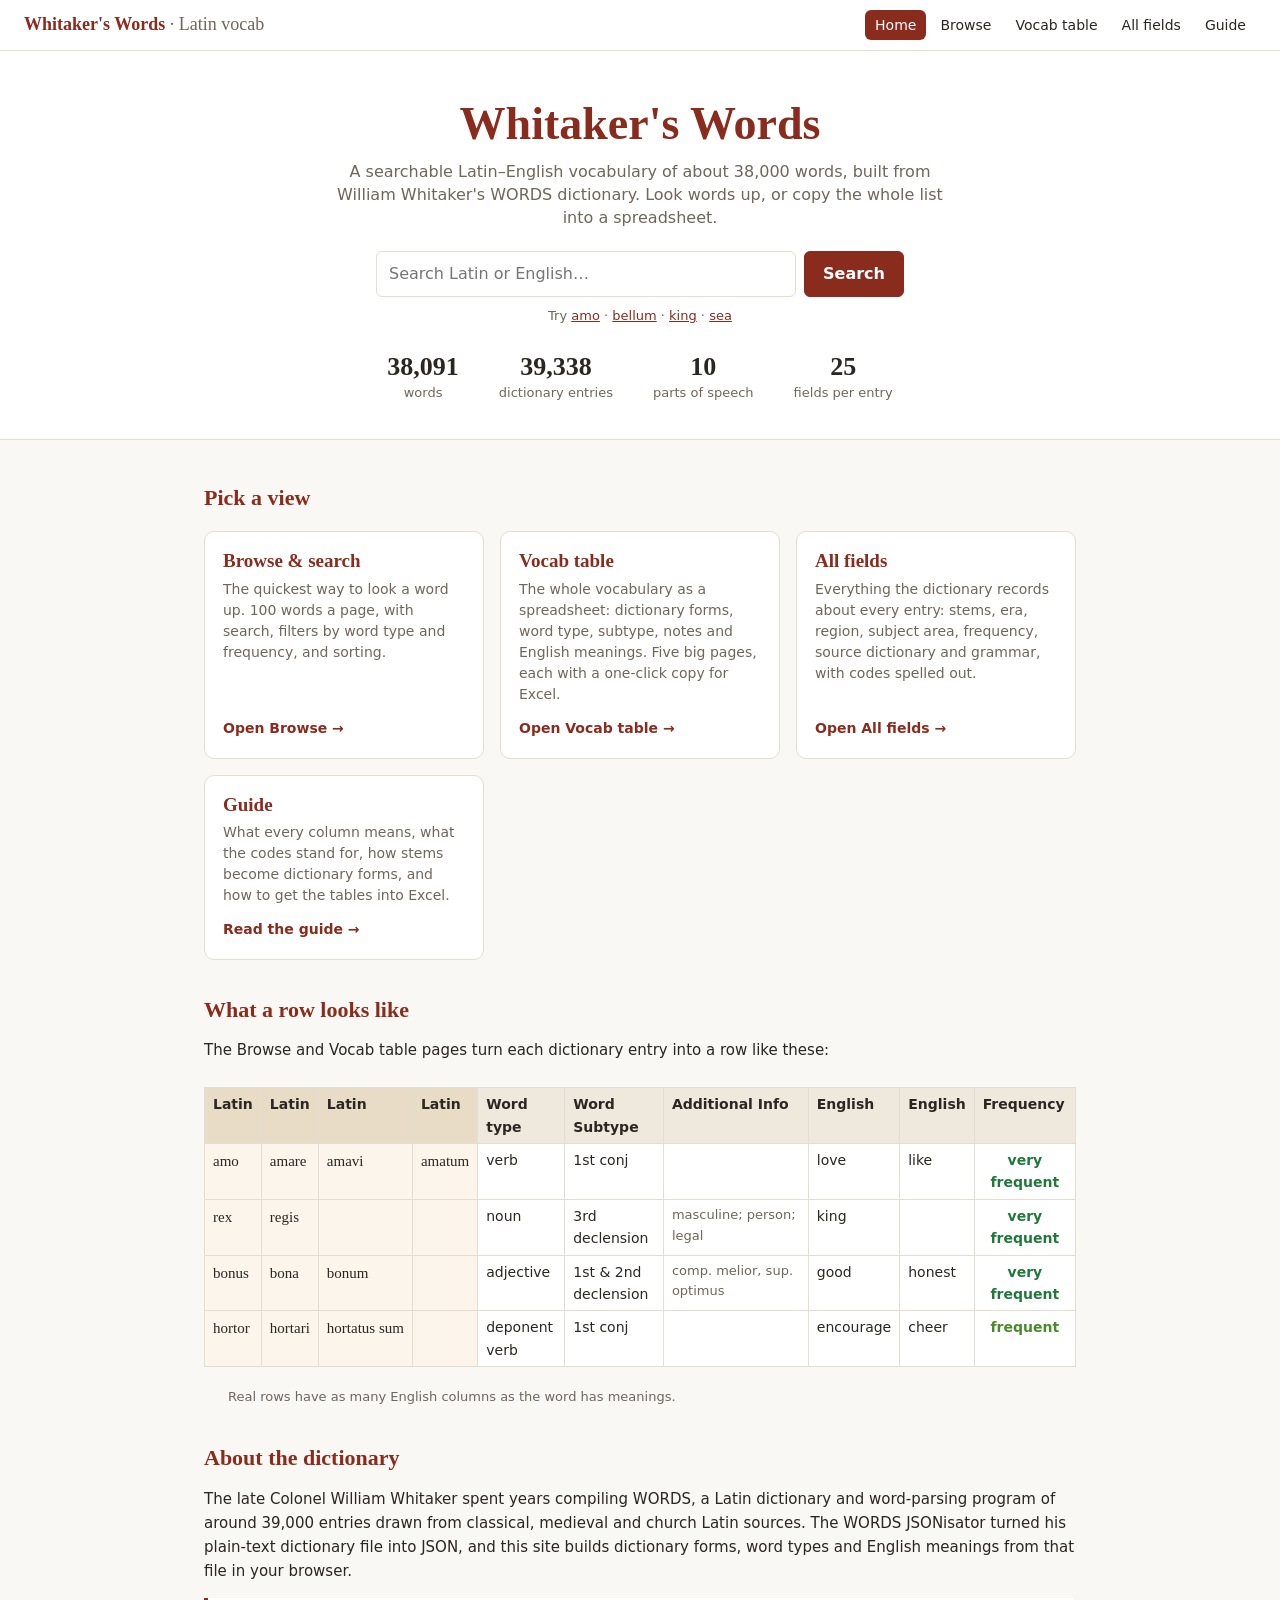
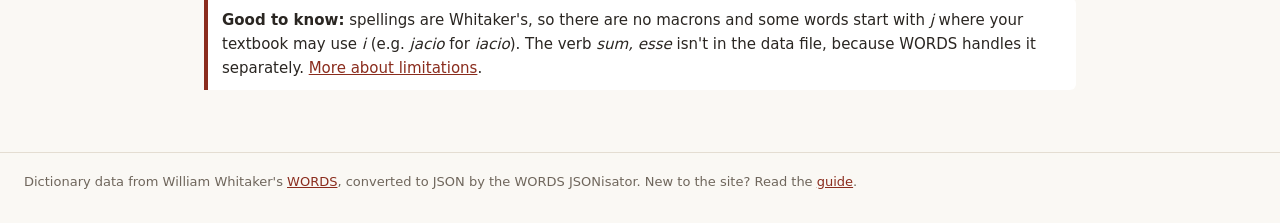
<file: index.html>
<!DOCTYPE html>
<html lang="en">
<head>
  <meta charset="UTF-8">
  <meta name="viewport" content="width=device-width, initial-scale=1">
  <title>Whitaker's Words · Latin Vocab</title>
  <meta name="description" content="A free, searchable Latin–English vocabulary of about 38,000 words from William Whitaker's WORDS dictionary, ready to browse or copy into Excel.">
  <link rel="icon" href="data:image/svg+xml,%3Csvg xmlns='http://www.w3.org/2000/svg' viewBox='0 0 32 32'%3E%3Crect width='32' height='32' rx='7' fill='%238a2c1d'/%3E%3Ctext x='16' y='24' font-family='Georgia,serif' font-size='22' font-weight='bold' fill='white' text-anchor='middle'%3EW%3C/text%3E%3C/svg%3E">
  <link rel="stylesheet" href="style.css">
</head>
<body>
  <nav class="site-nav" aria-label="Site">
    <a class="brand" href="index.html">Whitaker's Words <span>· Latin vocab</span></a>
    <ul>
      <li><a href="index.html" aria-current="page">Home</a></li>
      <li><a href="browse.html">Browse</a></li>
      <li><a href="vocab-table.html">Vocab table</a></li>
      <li><a href="all-fields.html">All fields</a></li>
      <li><a href="guide.html">Guide</a></li>
    </ul>
  </nav>

  <header class="hero">
    <h1>Whitaker's Words</h1>
    <p class="lede">A searchable Latin–English vocabulary of about 38,000 words, built from William Whitaker's WORDS dictionary. Look words up, or copy the whole list into a spreadsheet.</p>
    <form class="quick-search" action="browse.html" method="get" role="search">
      <input type="search" name="q" placeholder="Search Latin or English…" aria-label="Search Latin or English" autocomplete="off">
      <button class="primary" type="submit">Search</button>
    </form>
    <p class="examples">Try <a href="browse.html?q=amo">amo</a> · <a href="browse.html?q=bellum">bellum</a> · <a href="browse.html?q=king">king</a> · <a href="browse.html?q=sea">sea</a></p>

    <div class="stats">
      <div><strong>38,091</strong><span>words</span></div>
      <div><strong>39,338</strong><span>dictionary entries</span></div>
      <div><strong>10</strong><span>parts of speech</span></div>
      <div><strong>25</strong><span>fields per entry</span></div>
    </div>
  </header>

  <main class="prose">
    <h2>Pick a view</h2>
    <div class="cards">
      <a class="card" href="browse.html">
        <h3>Browse &amp; search</h3>
        <p>The quickest way to look a word up. 100 words a page, with search, filters by word type and frequency, and sorting.</p>
        <span class="go">Open Browse →</span>
      </a>
      <a class="card" href="vocab-table.html">
        <h3>Vocab table</h3>
        <p>The whole vocabulary as a spreadsheet: dictionary forms, word type, subtype, notes and English meanings. Five big pages, each with a one-click copy for Excel.</p>
        <span class="go">Open Vocab table →</span>
      </a>
      <a class="card" href="all-fields.html">
        <h3>All fields</h3>
        <p>Everything the dictionary records about every entry: stems, era, region, subject area, frequency, source dictionary and grammar, with codes spelled out.</p>
        <span class="go">Open All fields →</span>
      </a>
      <a class="card" href="guide.html">
        <h3>Guide</h3>
        <p>What every column means, what the codes stand for, how stems become dictionary forms, and how to get the tables into Excel.</p>
        <span class="go">Read the guide →</span>
      </a>
    </div>

    <h2>What a row looks like</h2>
    <p>The Browse and Vocab table pages turn each dictionary entry into a row like these:</p>
    <div class="scroll">
      <table class="sample">
        <thead>
          <tr><th class="latin">Latin</th><th class="latin">Latin</th><th class="latin">Latin</th><th class="latin">Latin</th><th>Word type</th><th>Word Subtype</th><th>Additional Info</th><th>English</th><th>English</th><th>Frequency</th></tr>
        </thead>
        <tbody>
          <tr><td class="latin">amo</td><td class="latin">amare</td><td class="latin">amavi</td><td class="latin">amatum</td><td>verb</td><td>1st conj</td><td class="info"></td><td>love</td><td>like</td><td class="freq f-A">very frequent</td></tr>
          <tr><td class="latin">rex</td><td class="latin">regis</td><td class="latin"></td><td class="latin"></td><td>noun</td><td>3rd declension</td><td class="info">masculine; person; legal</td><td>king</td><td></td><td class="freq f-A">very frequent</td></tr>
          <tr><td class="latin">bonus</td><td class="latin">bona</td><td class="latin">bonum</td><td class="latin"></td><td>adjective</td><td>1st &amp; 2nd declension</td><td class="info">comp. melior, sup. optimus</td><td>good</td><td>honest</td><td class="freq f-A">very frequent</td></tr>
          <tr><td class="latin">hortor</td><td class="latin">hortari</td><td class="latin">hortatus sum</td><td class="latin"></td><td>deponent verb</td><td>1st conj</td><td class="info"></td><td>encourage</td><td>cheer</td><td class="freq f-B">frequent</td></tr>
        </tbody>
      </table>
    </div>
    <p class="hint">Real rows have as many English columns as the word has meanings.</p>

    <h2>About the dictionary</h2>
    <p>The late Colonel William Whitaker spent years compiling WORDS, a Latin dictionary and word-parsing program of around 39,000 entries drawn from classical, medieval and church Latin sources. The WORDS JSONisator turned his plain-text dictionary file into JSON, and this site builds dictionary forms, word types and English meanings from that file in your browser.</p>
    <div class="note">
      <strong>Good to know:</strong> spellings are Whitaker's, so there are no macrons and some words start with <em>j</em> where your textbook may use <em>i</em> (e.g. <em>jacio</em> for <em>iacio</em>). The verb <em>sum, esse</em> isn't in the data file, because WORDS handles it separately. <a href="guide.html#limits">More about limitations</a>.
    </div>
  </main>

  <footer class="site-foot">
    Dictionary data from William Whitaker's <a href="https://archives.nd.edu/words.html">WORDS</a>, converted to JSON by the WORDS JSONisator.
    New to the site? Read the <a href="guide.html">guide</a>.
  </footer>
</body>
</html>
</file>
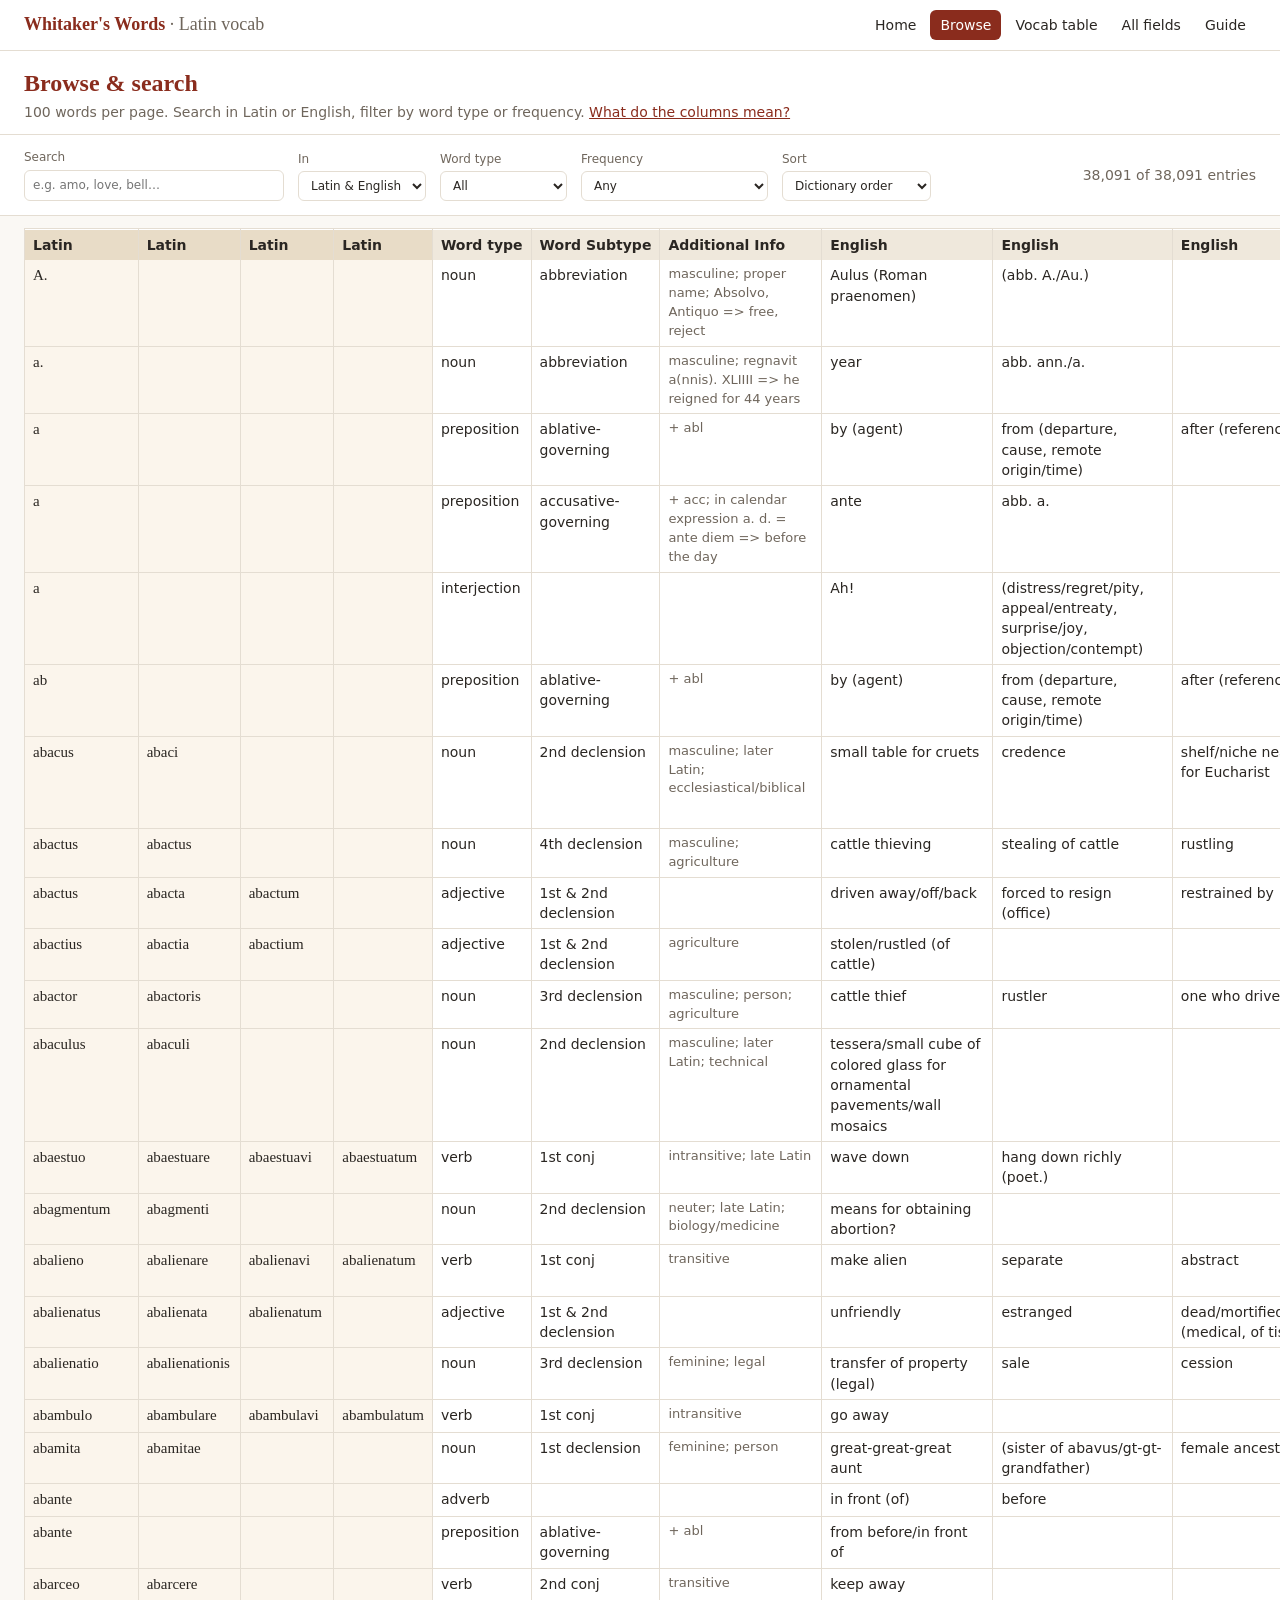
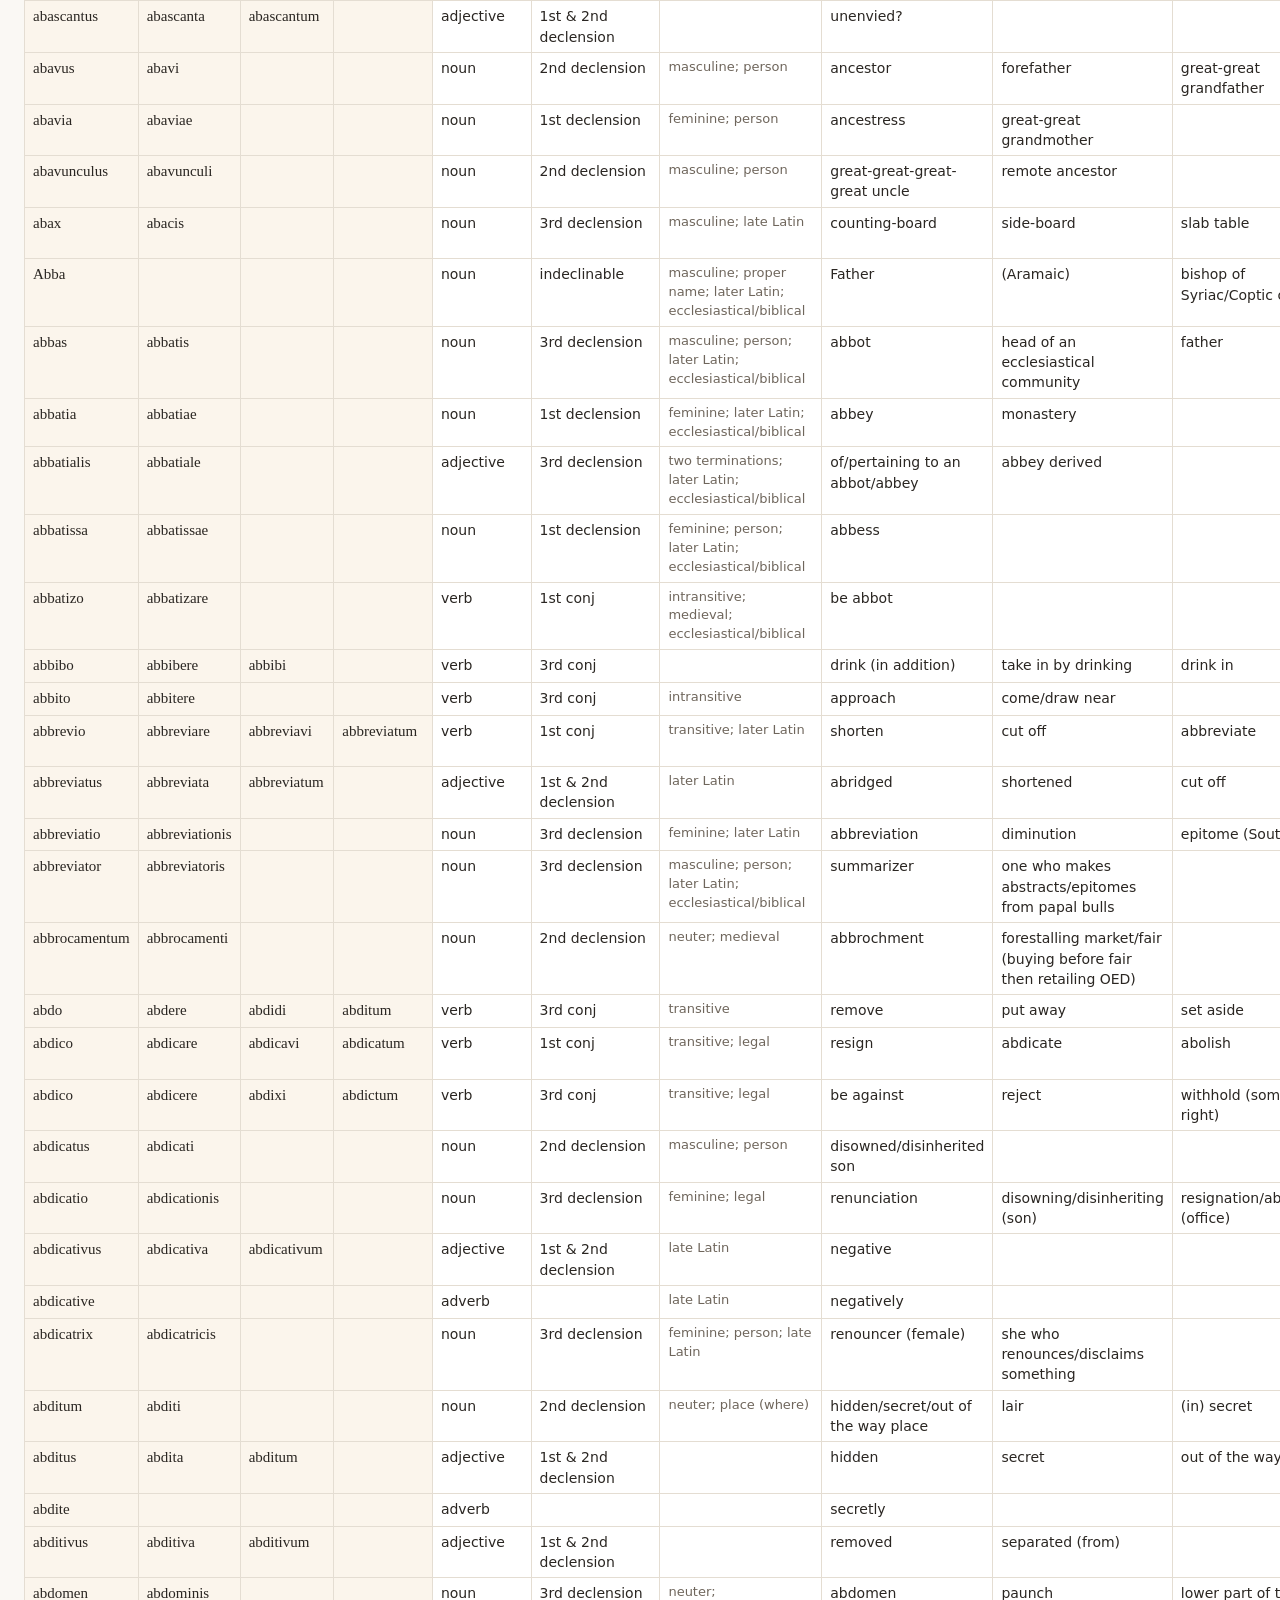
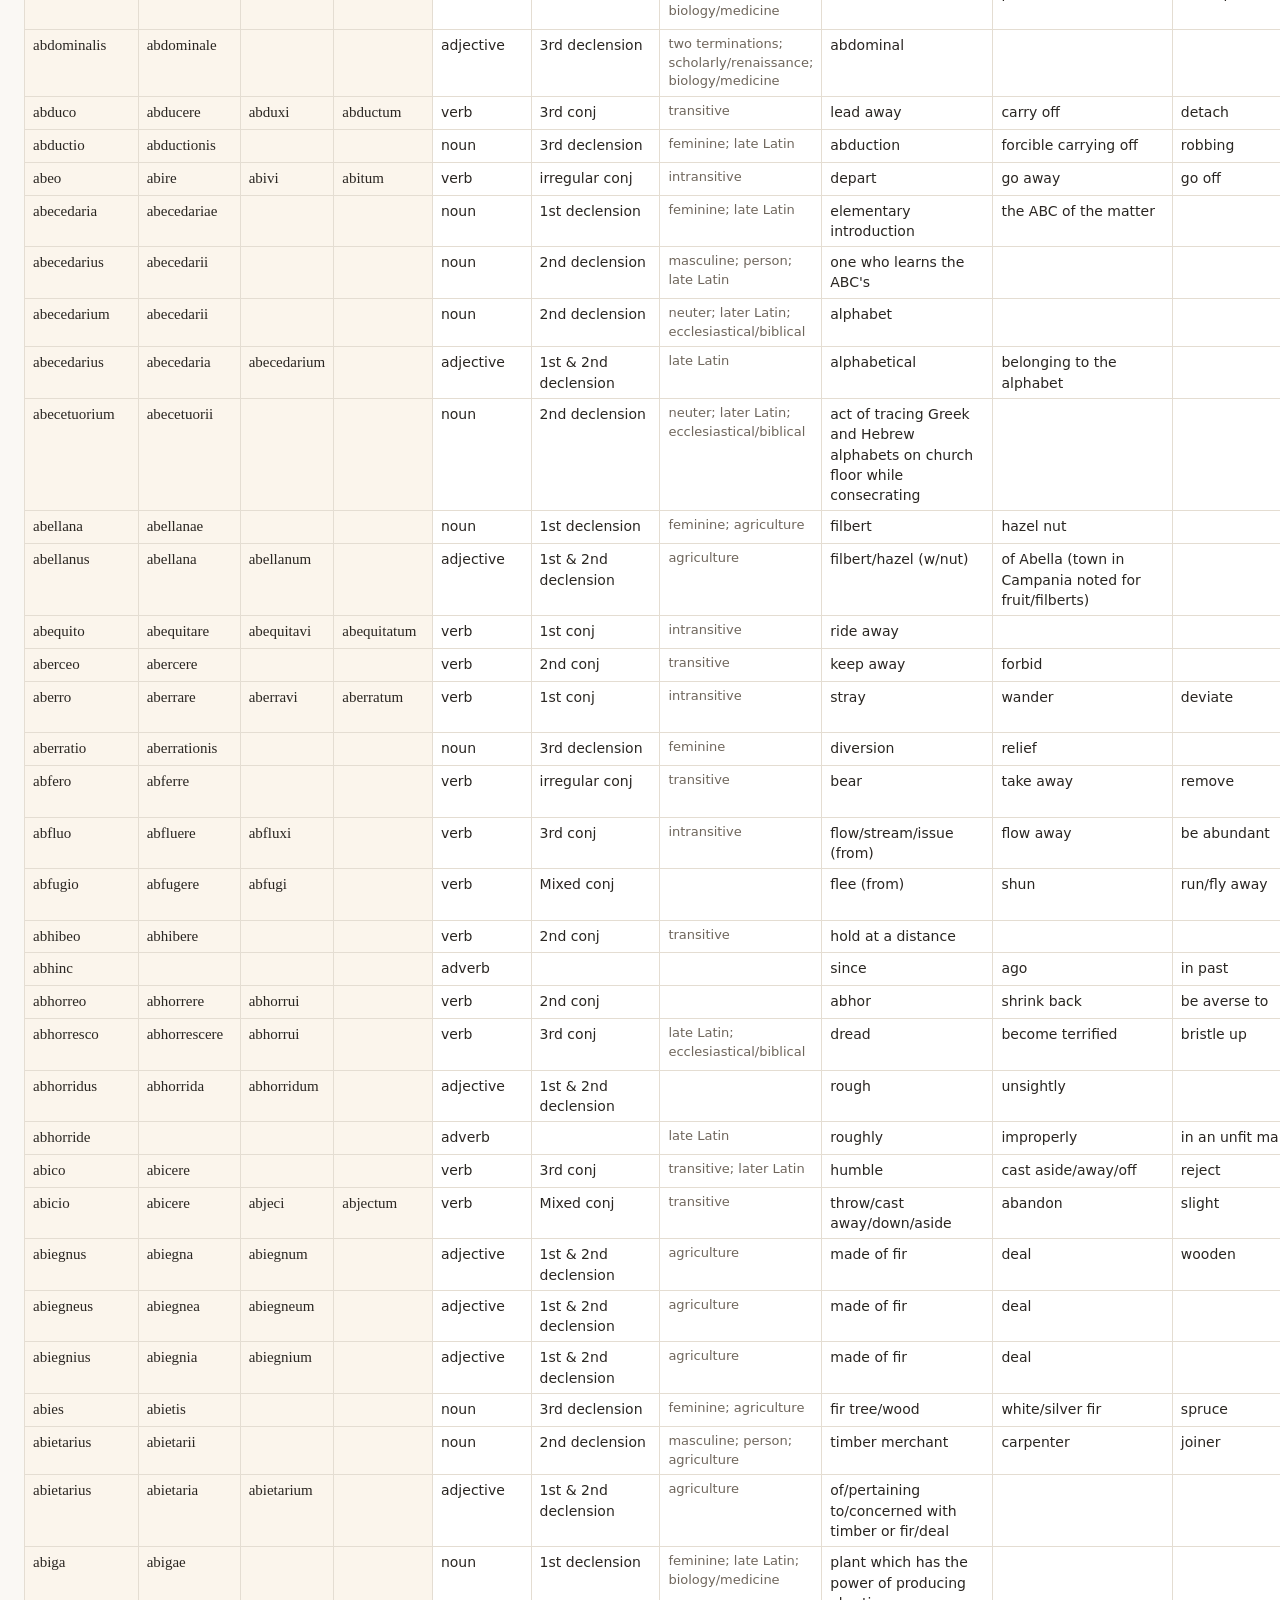
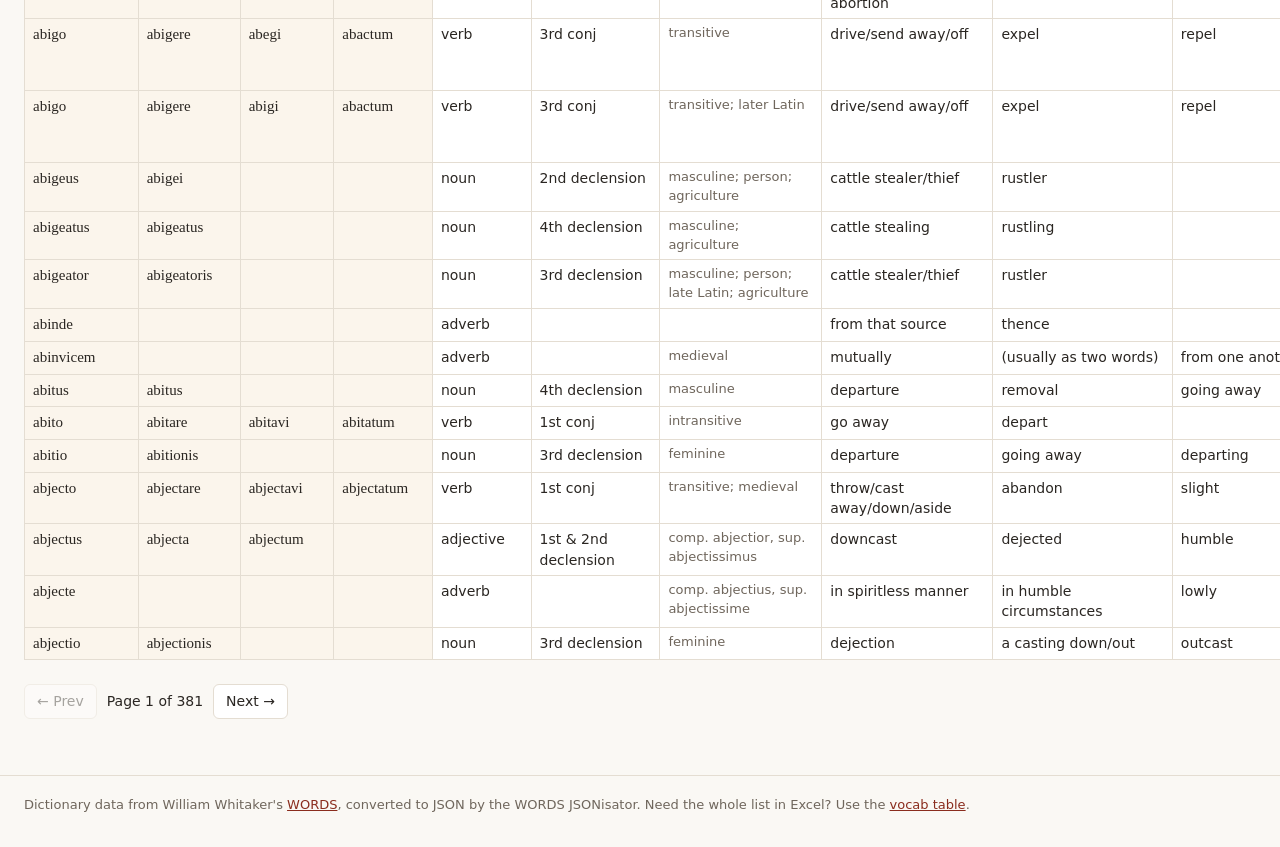
<file: browse.html>
<!DOCTYPE html>
<html lang="en">
<head>
  <meta charset="UTF-8">
  <meta name="viewport" content="width=device-width, initial-scale=1">
  <title>Browse · Latin Vocab</title>
  <meta name="description" content="Search and browse about 38,000 Latin words from Whitaker's WORDS dictionary, with principal parts, word types and English meanings.">
  <link rel="icon" href="data:image/svg+xml,%3Csvg xmlns='http://www.w3.org/2000/svg' viewBox='0 0 32 32'%3E%3Crect width='32' height='32' rx='7' fill='%238a2c1d'/%3E%3Ctext x='16' y='24' font-family='Georgia,serif' font-size='22' font-weight='bold' fill='white' text-anchor='middle'%3EW%3C/text%3E%3C/svg%3E">
  <link rel="stylesheet" href="style.css">
</head>
<body>
  <nav class="site-nav" aria-label="Site">
    <a class="brand" href="index.html">Whitaker's Words <span>· Latin vocab</span></a>
    <ul>
      <li><a href="index.html">Home</a></li>
      <li><a href="browse.html" aria-current="page">Browse</a></li>
      <li><a href="vocab-table.html">Vocab table</a></li>
      <li><a href="all-fields.html">All fields</a></li>
      <li><a href="guide.html">Guide</a></li>
    </ul>
  </nav>

  <header class="page-head">
    <h1>Browse &amp; search</h1>
    <p>100 words per page. Search in Latin or English, filter by word type or frequency. <a href="guide.html#vocab-columns">What do the columns mean?</a></p>
  </header>

  <div id="loader">
    <p id="status">Loading dictionary (about 9 MB)…</p>
    <div id="picker" hidden>
      <input type="file" id="file" accept=".json,application/json">
      <p>Or, from this folder, run <code>python -m http.server</code> and open <code>http://localhost:8000</code>.</p>
    </div>
  </div>

  <div id="app" hidden>
    <div class="controls">
      <label>Search
        <input type="search" id="search" placeholder="e.g. amo, love, bell…" autocomplete="off">
      </label>
      <label>In
        <select id="searchIn">
          <option value="all">Latin &amp; English</option>
          <option value="latin">Latin only</option>
          <option value="english">English only</option>
        </select>
      </label>
      <label>Word type
        <select id="type"><option value="">All</option></select>
      </label>
      <label>Frequency
        <select id="freq">
          <option value="">Any</option>
          <option value="A">Very frequent only (A)</option>
          <option value="B">Frequent or higher (A–B)</option>
          <option value="C">Common or higher (A–C)</option>
          <option value="D">Lesser or higher (A–D)</option>
        </select>
      </label>
      <label>Sort
        <select id="sort">
          <option value="dict">Dictionary order</option>
          <option value="latin">Latin A–Z</option>
          <option value="freq">Most frequent first</option>
        </select>
      </label>
      <span class="spacer"></span>
      <span id="count"></span>
    </div>

    <div class="table-wrap">
      <table>
        <thead id="head"></thead>
        <tbody id="body"></tbody>
      </table>
    </div>

    <div class="pager">
      <button id="prev">← Prev</button>
      <span id="pageInfo"></span>
      <button id="next">Next →</button>
    </div>
  </div>

  <footer class="site-foot">
    Dictionary data from William Whitaker's <a href="https://archives.nd.edu/words.html">WORDS</a>, converted to JSON by the WORDS JSONisator.
    Need the whole list in Excel? Use the <a href="vocab-table.html">vocab table</a>.
  </footer>

  <script src="app.js"></script>
</body>
</html>
</file>
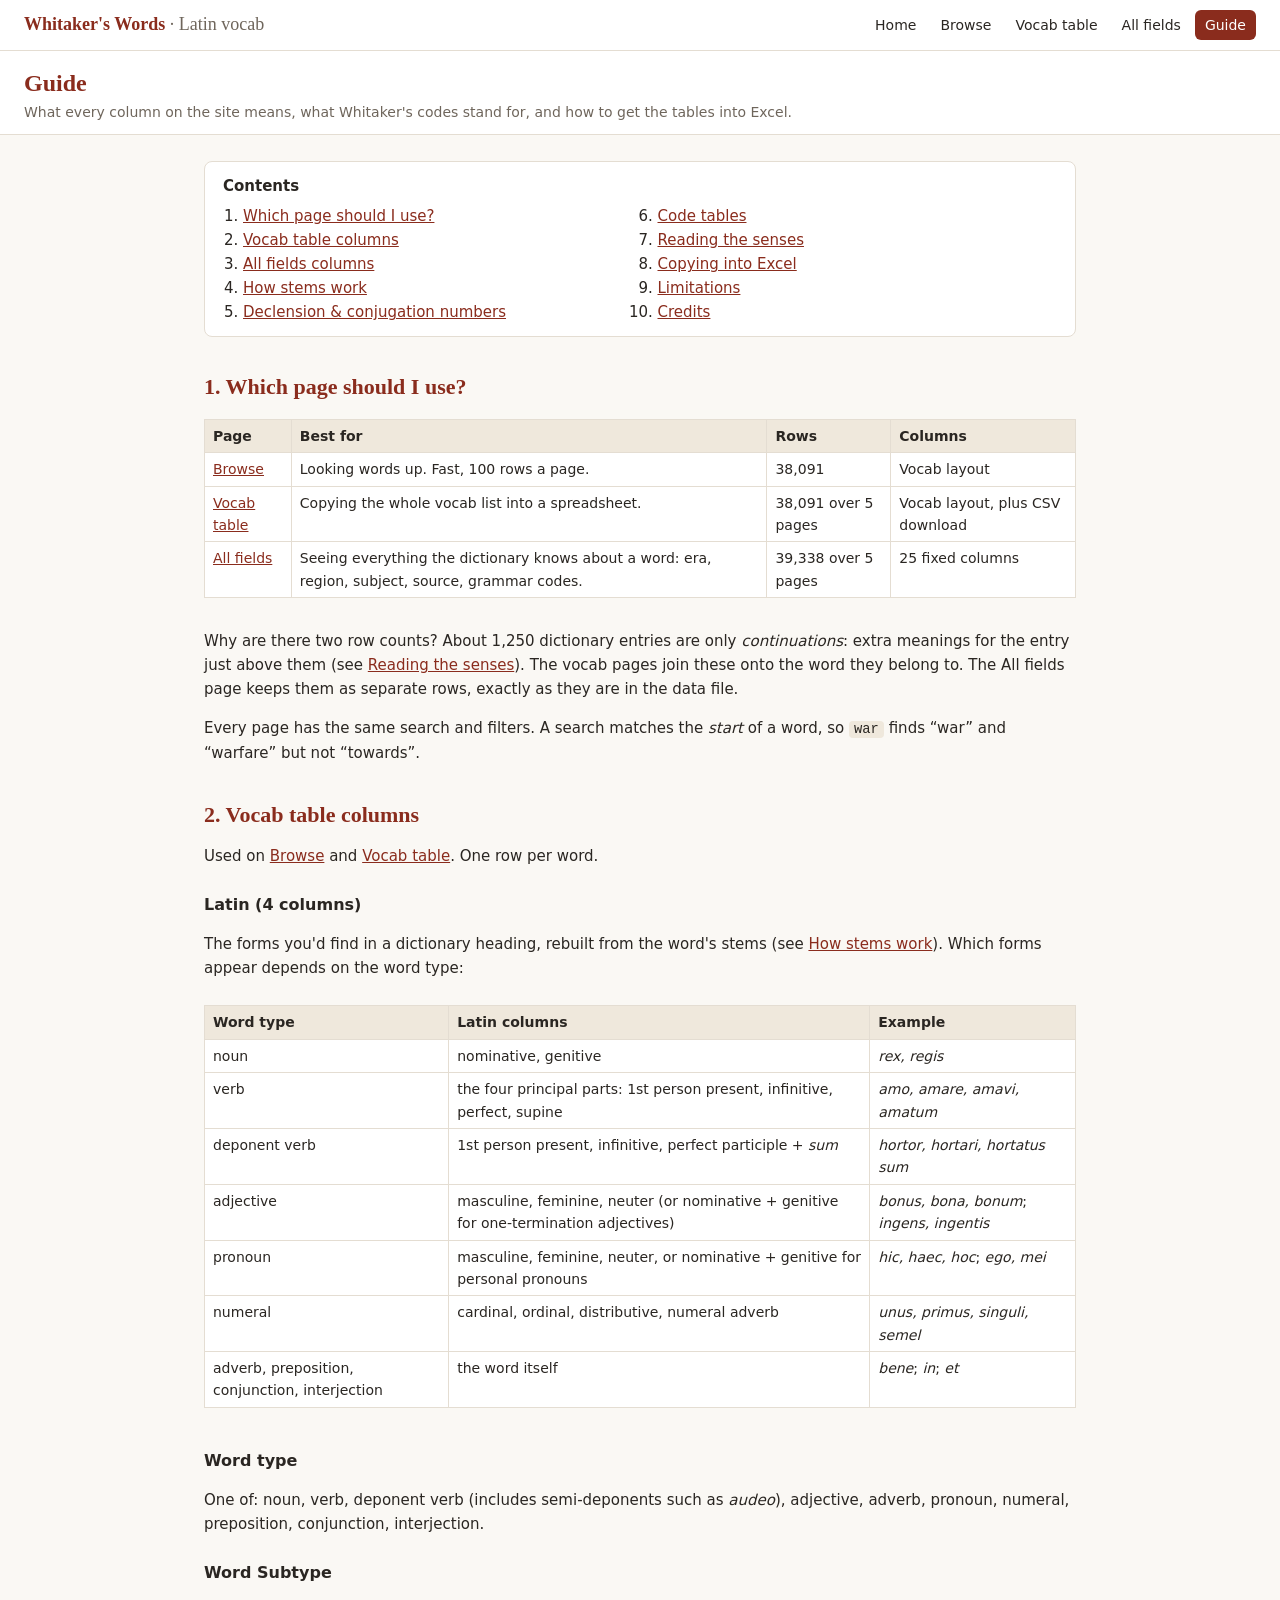
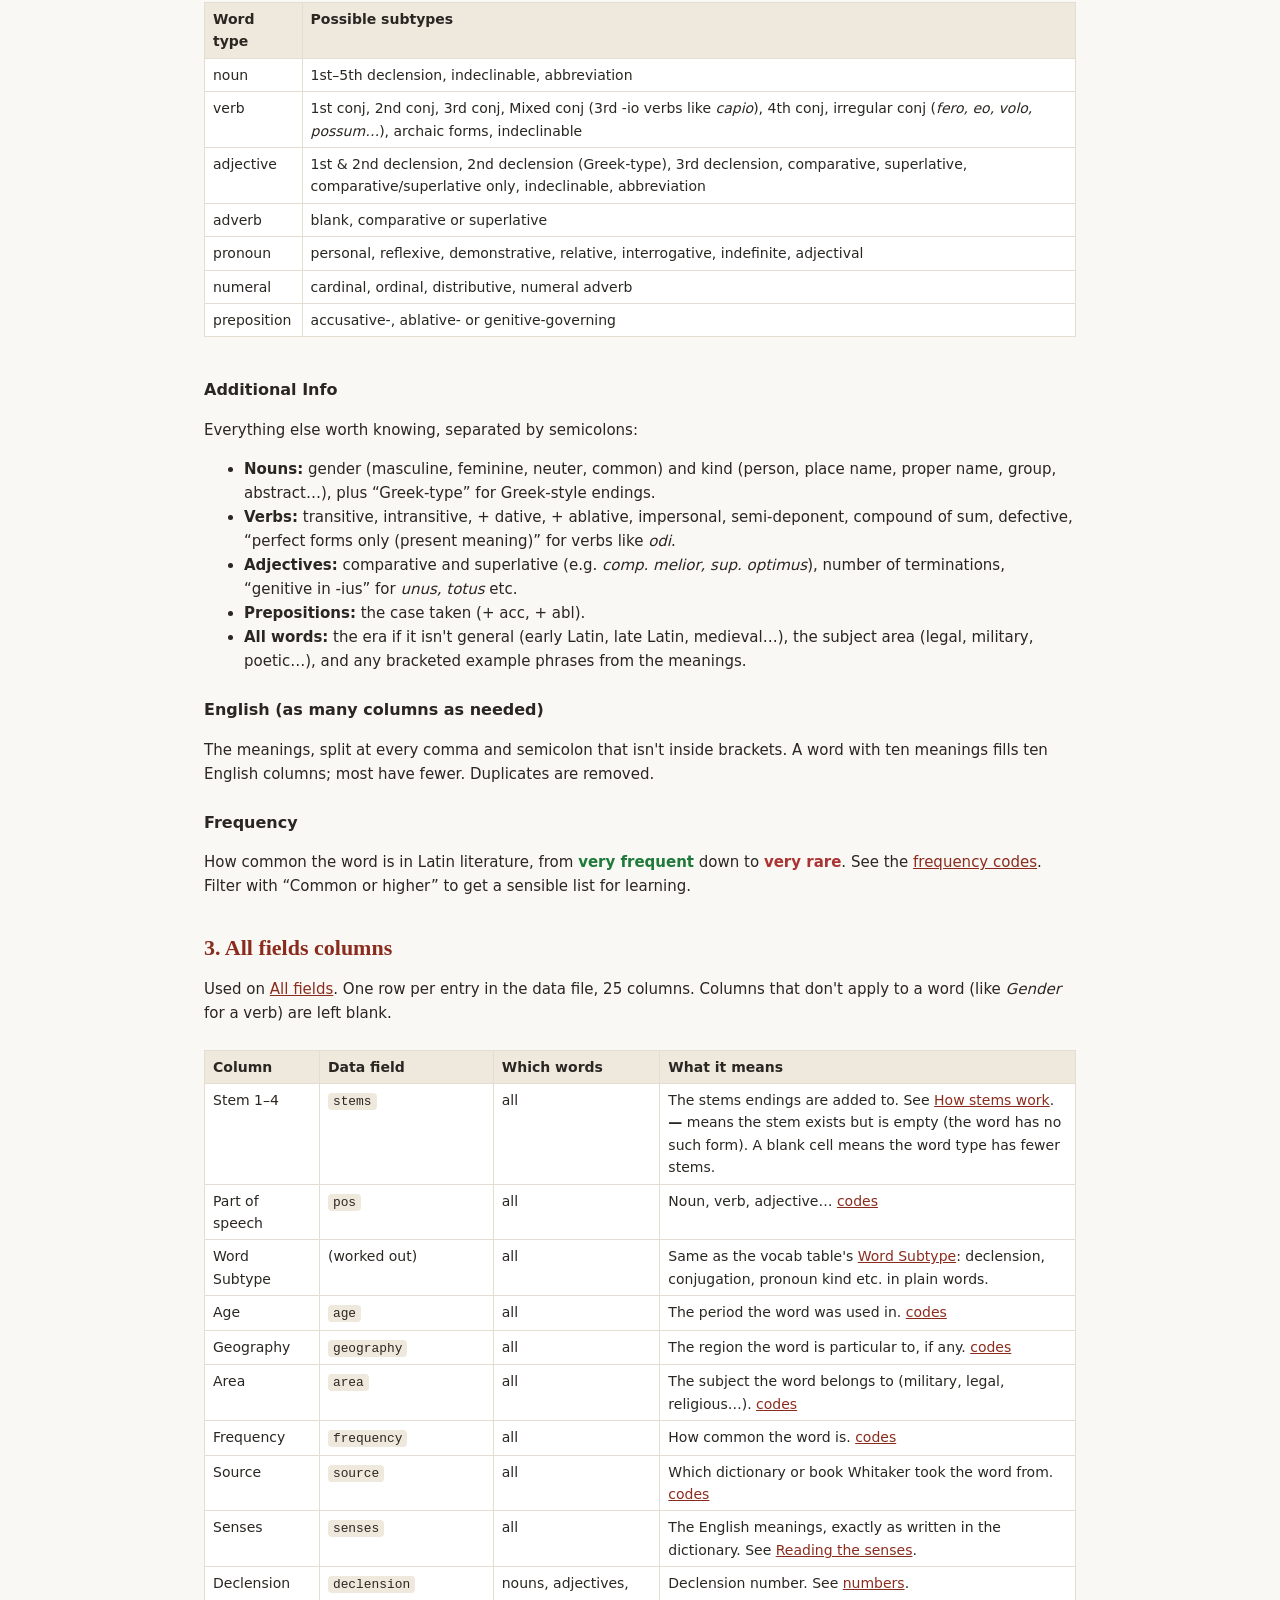
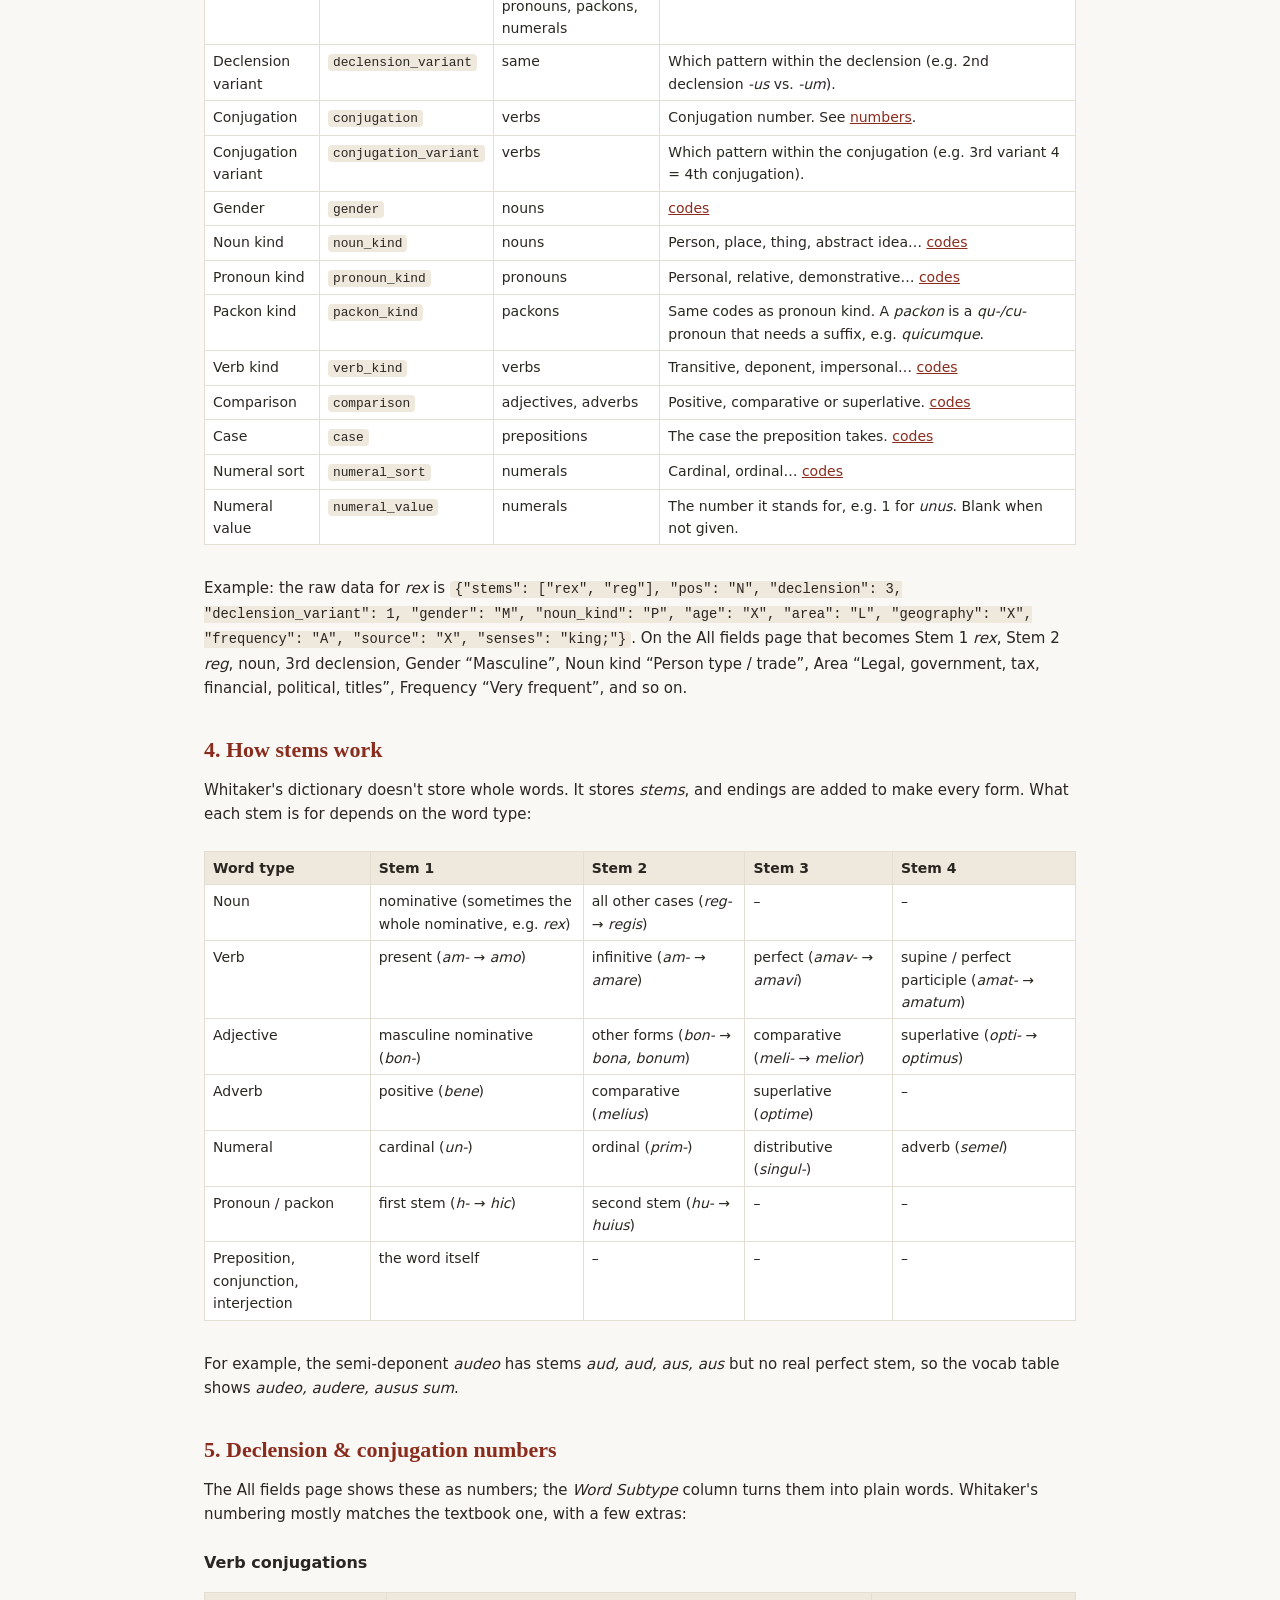
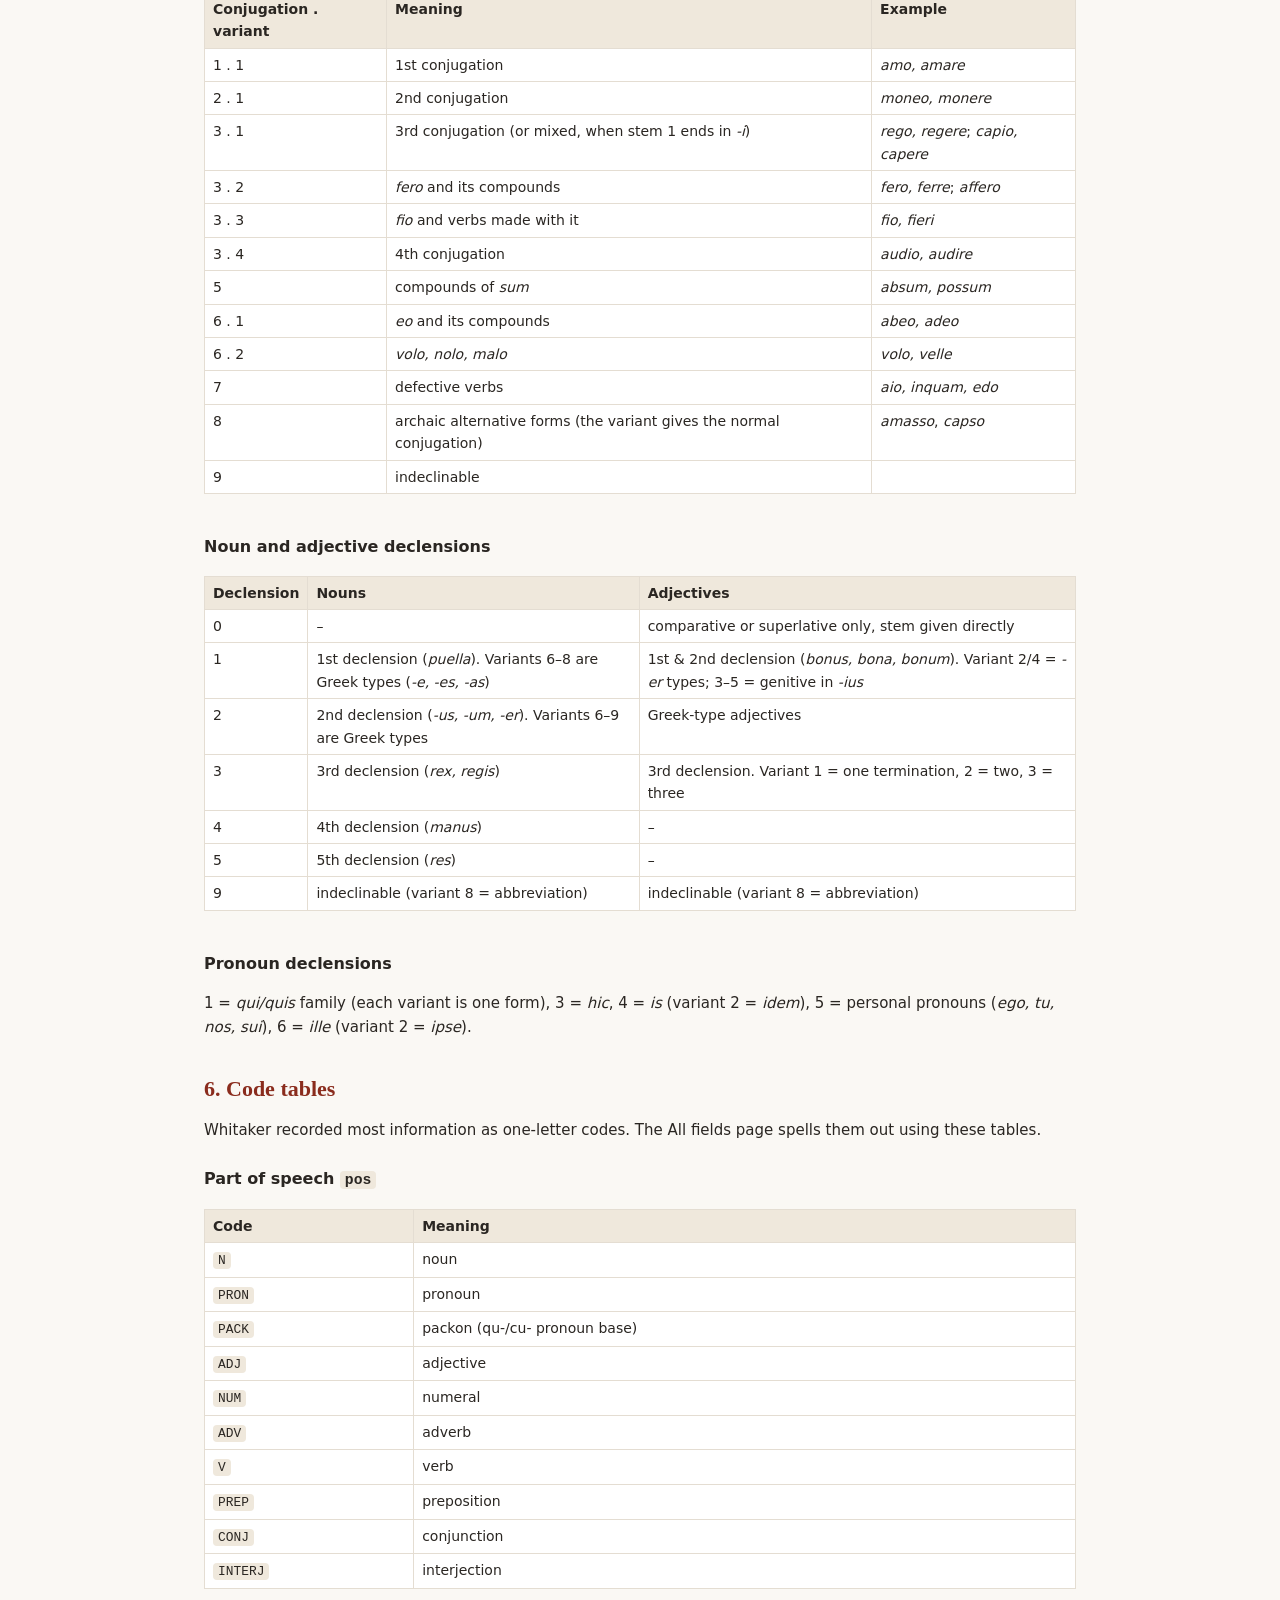
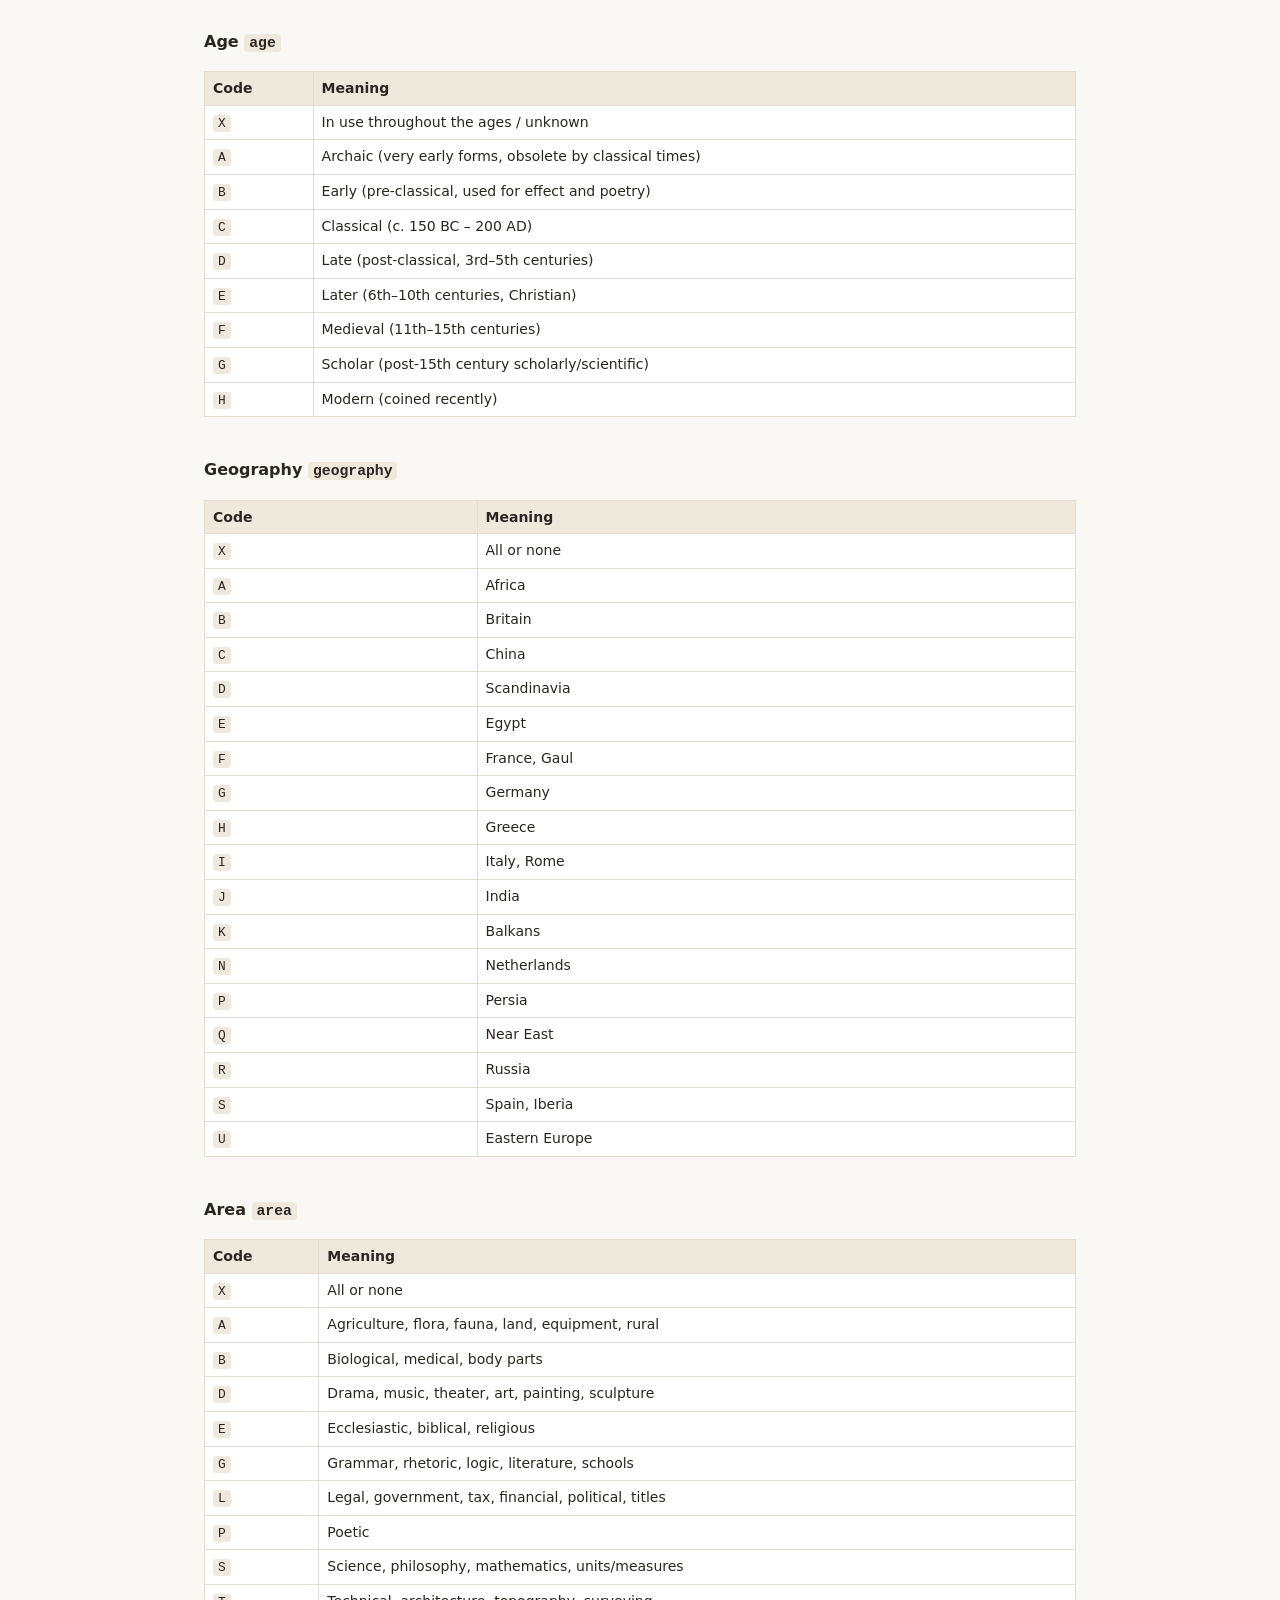
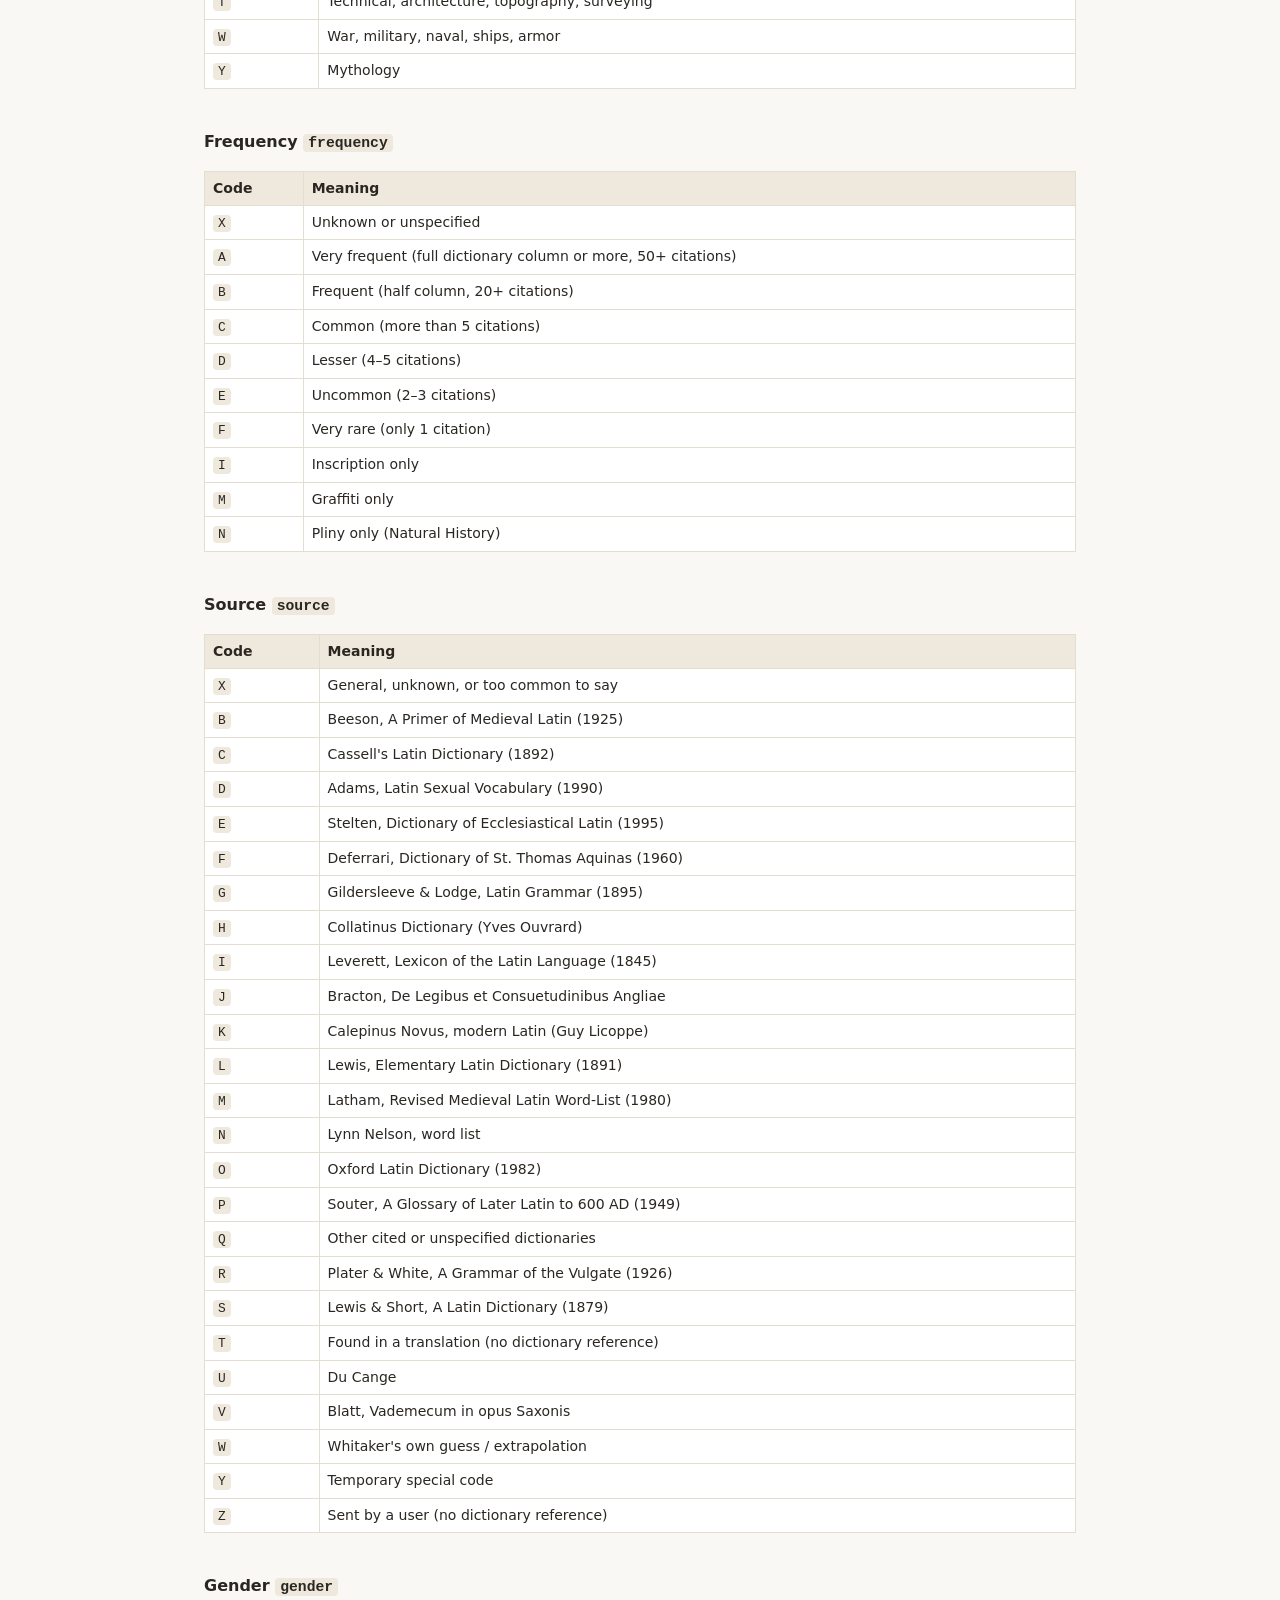
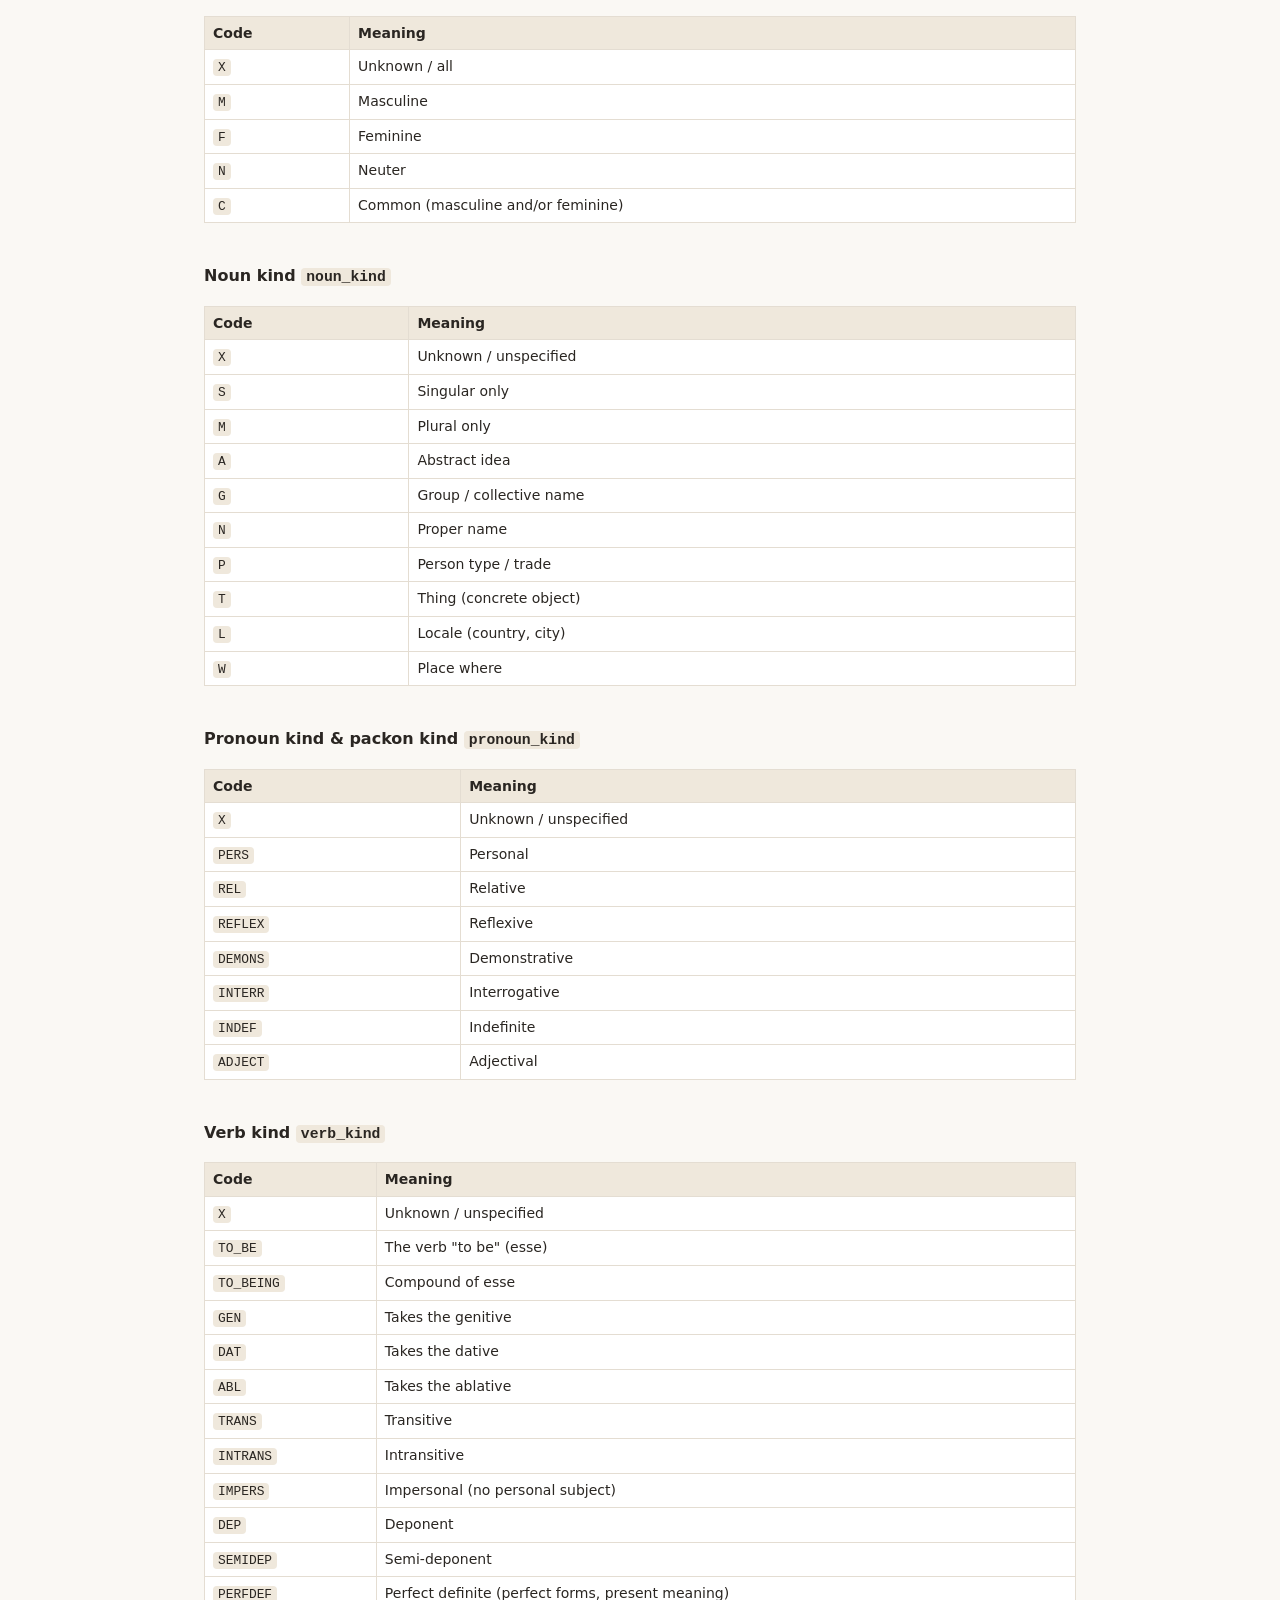
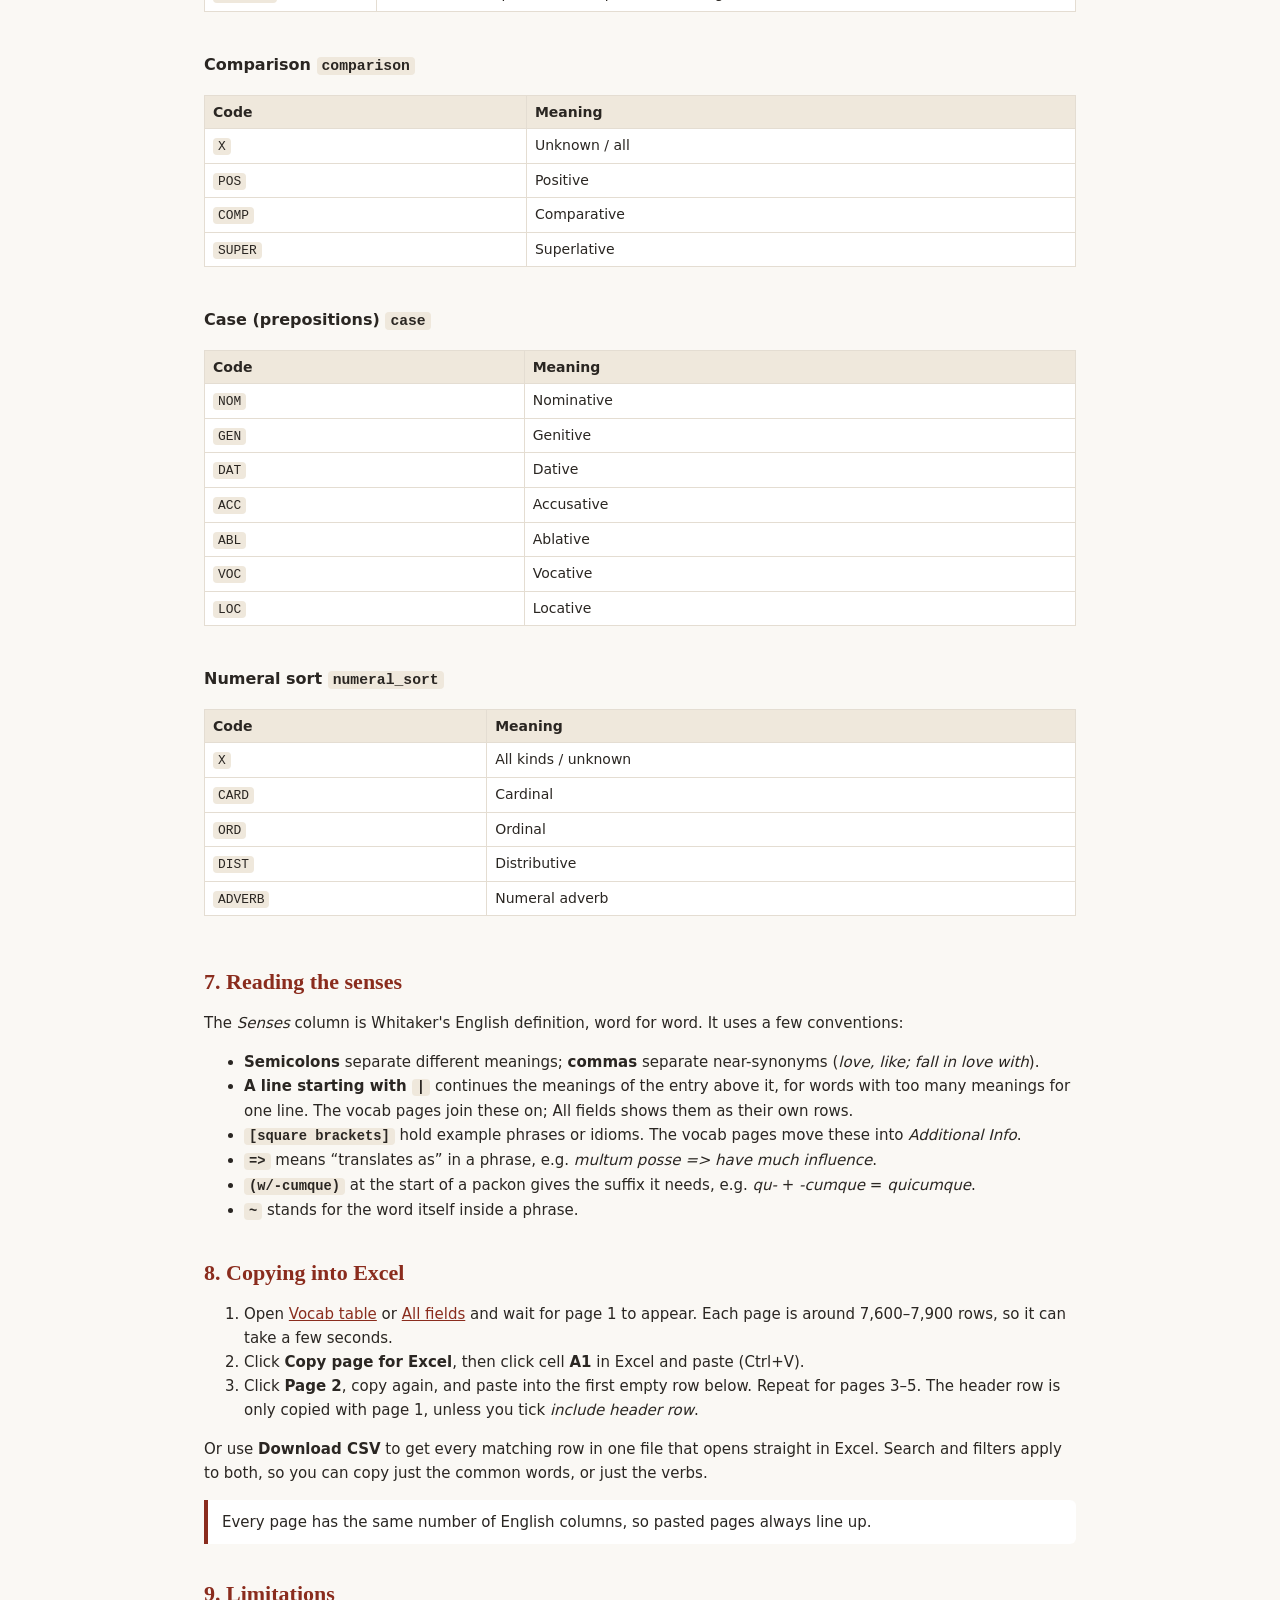
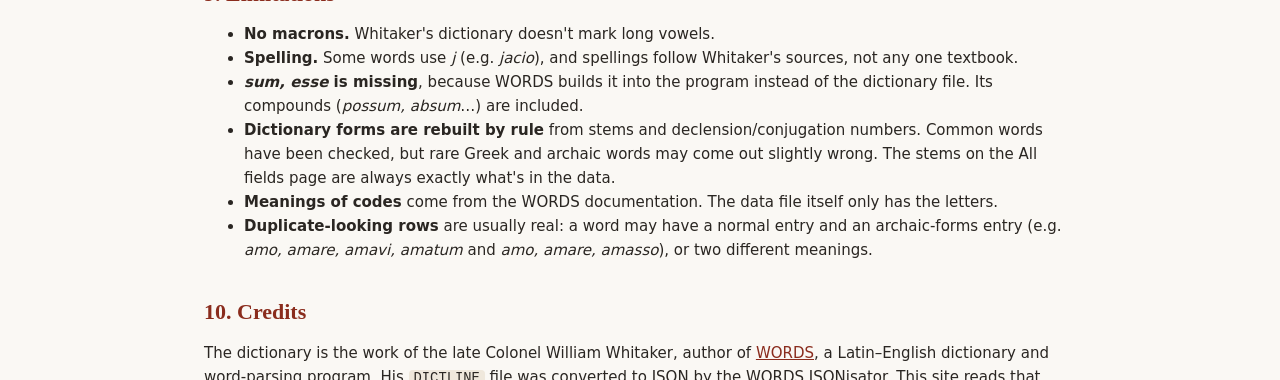
<file: guide.html>
<!DOCTYPE html>
<html lang="en">
<head>
  <meta charset="UTF-8">
  <meta name="viewport" content="width=device-width, initial-scale=1">
  <title>Guide · Latin Vocab</title>
  <meta name="description" content="How to read the Whitaker's Words Latin vocab tables: every column explained, what the WORDS codes mean, how stems work and how to copy the tables into Excel.">
  <link rel="icon" href="data:image/svg+xml,%3Csvg xmlns='http://www.w3.org/2000/svg' viewBox='0 0 32 32'%3E%3Crect width='32' height='32' rx='7' fill='%238a2c1d'/%3E%3Ctext x='16' y='24' font-family='Georgia,serif' font-size='22' font-weight='bold' fill='white' text-anchor='middle'%3EW%3C/text%3E%3C/svg%3E">
  <link rel="stylesheet" href="style.css">
</head>
<body>
  <nav class="site-nav" aria-label="Site">
    <a class="brand" href="index.html">Whitaker's Words <span>· Latin vocab</span></a>
    <ul>
      <li><a href="index.html">Home</a></li>
      <li><a href="browse.html">Browse</a></li>
      <li><a href="vocab-table.html">Vocab table</a></li>
      <li><a href="all-fields.html">All fields</a></li>
      <li><a href="guide.html" aria-current="page">Guide</a></li>
    </ul>
  </nav>

  <header class="page-head">
    <h1>Guide</h1>
    <p>What every column on the site means, what Whitaker's codes stand for, and how to get the tables into Excel.</p>
  </header>

  <main class="prose">
    <nav class="toc" aria-label="Contents">
      <strong>Contents</strong>
      <ol>
        <li><a href="#pages">Which page should I use?</a></li>
        <li><a href="#vocab-columns">Vocab table columns</a></li>
        <li><a href="#fields-columns">All fields columns</a></li>
        <li><a href="#stems">How stems work</a></li>
        <li><a href="#numbers">Declension &amp; conjugation numbers</a></li>
        <li><a href="#codes">Code tables</a></li>
        <li><a href="#senses">Reading the senses</a></li>
        <li><a href="#excel">Copying into Excel</a></li>
        <li><a href="#limits">Limitations</a></li>
        <li><a href="#credits">Credits</a></li>
      </ol>
    </nav>

    <!-- ============================================================ -->
    <h2 id="pages">1. Which page should I use?</h2>
    <div class="scroll">
      <table>
        <thead><tr><th>Page</th><th>Best for</th><th>Rows</th><th>Columns</th></tr></thead>
        <tbody>
          <tr><td><a href="browse.html">Browse</a></td><td>Looking words up. Fast, 100 rows a page.</td><td>38,091</td><td>Vocab layout</td></tr>
          <tr><td><a href="vocab-table.html">Vocab table</a></td><td>Copying the whole vocab list into a spreadsheet.</td><td>38,091 over 5 pages</td><td>Vocab layout, plus CSV download</td></tr>
          <tr><td><a href="all-fields.html">All fields</a></td><td>Seeing everything the dictionary knows about a word: era, region, subject, source, grammar codes.</td><td>39,338 over 5 pages</td><td>25 fixed columns</td></tr>
        </tbody>
      </table>
    </div>
    <p>Why are there two row counts? About 1,250 dictionary entries are only <em>continuations</em>: extra meanings for the entry just above them (see <a href="#senses">Reading the senses</a>). The vocab pages join these onto the word they belong to. The All fields page keeps them as separate rows, exactly as they are in the data file.</p>
    <p>Every page has the same search and filters. A search matches the <em>start</em> of a word, so <code>war</code> finds “war” and “warfare” but not “towards”.</p>

    <!-- ============================================================ -->
    <h2 id="vocab-columns">2. Vocab table columns</h2>
    <p>Used on <a href="browse.html">Browse</a> and <a href="vocab-table.html">Vocab table</a>. One row per word.</p>

    <h3>Latin (4 columns)</h3>
    <p>The forms you'd find in a dictionary heading, rebuilt from the word's stems (see <a href="#stems">How stems work</a>). Which forms appear depends on the word type:</p>
    <div class="scroll">
      <table>
        <thead><tr><th>Word type</th><th>Latin columns</th><th>Example</th></tr></thead>
        <tbody>
          <tr><td>noun</td><td>nominative, genitive</td><td><em>rex, regis</em></td></tr>
          <tr><td>verb</td><td>the four principal parts: 1st person present, infinitive, perfect, supine</td><td><em>amo, amare, amavi, amatum</em></td></tr>
          <tr><td>deponent verb</td><td>1st person present, infinitive, perfect participle + <em>sum</em></td><td><em>hortor, hortari, hortatus sum</em></td></tr>
          <tr><td>adjective</td><td>masculine, feminine, neuter (or nominative + genitive for one-termination adjectives)</td><td><em>bonus, bona, bonum</em>; <em>ingens, ingentis</em></td></tr>
          <tr><td>pronoun</td><td>masculine, feminine, neuter, or nominative + genitive for personal pronouns</td><td><em>hic, haec, hoc</em>; <em>ego, mei</em></td></tr>
          <tr><td>numeral</td><td>cardinal, ordinal, distributive, numeral adverb</td><td><em>unus, primus, singuli, semel</em></td></tr>
          <tr><td>adverb, preposition, conjunction, interjection</td><td>the word itself</td><td><em>bene</em>; <em>in</em>; <em>et</em></td></tr>
        </tbody>
      </table>
    </div>

    <h3>Word type</h3>
    <p>One of: noun, verb, deponent verb (includes semi-deponents such as <em>audeo</em>), adjective, adverb, pronoun, numeral, preposition, conjunction, interjection.</p>

    <h3>Word Subtype</h3>
    <div class="scroll">
      <table>
        <thead><tr><th>Word type</th><th>Possible subtypes</th></tr></thead>
        <tbody>
          <tr><td>noun</td><td>1st–5th declension, indeclinable, abbreviation</td></tr>
          <tr><td>verb</td><td>1st conj, 2nd conj, 3rd conj, Mixed conj (3rd -io verbs like <em>capio</em>), 4th conj, irregular conj (<em>fero, eo, volo, possum…</em>), archaic forms, indeclinable</td></tr>
          <tr><td>adjective</td><td>1st &amp; 2nd declension, 2nd declension (Greek-type), 3rd declension, comparative, superlative, comparative/superlative only, indeclinable, abbreviation</td></tr>
          <tr><td>adverb</td><td>blank, comparative or superlative</td></tr>
          <tr><td>pronoun</td><td>personal, reflexive, demonstrative, relative, interrogative, indefinite, adjectival</td></tr>
          <tr><td>numeral</td><td>cardinal, ordinal, distributive, numeral adverb</td></tr>
          <tr><td>preposition</td><td>accusative-, ablative- or genitive-governing</td></tr>
        </tbody>
      </table>
    </div>

    <h3>Additional Info</h3>
    <p>Everything else worth knowing, separated by semicolons:</p>
    <ul>
      <li><strong>Nouns:</strong> gender (masculine, feminine, neuter, common) and kind (person, place name, proper name, group, abstract…), plus “Greek-type” for Greek-style endings.</li>
      <li><strong>Verbs:</strong> transitive, intransitive, + dative, + ablative, impersonal, semi-deponent, compound of sum, defective, “perfect forms only (present meaning)” for verbs like <em>odi</em>.</li>
      <li><strong>Adjectives:</strong> comparative and superlative (e.g. <em>comp. melior, sup. optimus</em>), number of terminations, “genitive in -ius” for <em>unus, totus</em> etc.</li>
      <li><strong>Prepositions:</strong> the case taken (+ acc, + abl).</li>
      <li><strong>All words:</strong> the era if it isn't general (early Latin, late Latin, medieval…), the subject area (legal, military, poetic…), and any bracketed example phrases from the meanings.</li>
    </ul>

    <h3>English (as many columns as needed)</h3>
    <p>The meanings, split at every comma and semicolon that isn't inside brackets. A word with ten meanings fills ten English columns; most have fewer. Duplicates are removed.</p>

    <h3>Frequency</h3>
    <p>How common the word is in Latin literature, from <span class="f-A"><strong>very frequent</strong></span> down to <span class="f-E"><strong>very rare</strong></span>. See the <a href="#code-frequency">frequency codes</a>. Filter with “Common or higher” to get a sensible list for learning.</p>

    <!-- ============================================================ -->
    <h2 id="fields-columns">3. All fields columns</h2>
    <p>Used on <a href="all-fields.html">All fields</a>. One row per entry in the data file, 25 columns. Columns that don't apply to a word (like <em>Gender</em> for a verb) are left blank.</p>
    <div class="scroll">
      <table>
        <thead><tr><th>Column</th><th>Data field</th><th>Which words</th><th>What it means</th></tr></thead>
        <tbody>
          <tr><td>Stem 1–4</td><td class="code"><code>stems</code></td><td>all</td><td>The stems endings are added to. See <a href="#stems">How stems work</a>. <strong>—</strong> means the stem exists but is empty (the word has no such form). A blank cell means the word type has fewer stems.</td></tr>
          <tr><td>Part of speech</td><td class="code"><code>pos</code></td><td>all</td><td>Noun, verb, adjective… <a href="#code-pos">codes</a></td></tr>
          <tr><td>Word Subtype</td><td>(worked out)</td><td>all</td><td>Same as the vocab table's <a href="#vocab-columns">Word Subtype</a>: declension, conjugation, pronoun kind etc. in plain words.</td></tr>
          <tr><td>Age</td><td class="code"><code>age</code></td><td>all</td><td>The period the word was used in. <a href="#code-age">codes</a></td></tr>
          <tr><td>Geography</td><td class="code"><code>geography</code></td><td>all</td><td>The region the word is particular to, if any. <a href="#code-geography">codes</a></td></tr>
          <tr><td>Area</td><td class="code"><code>area</code></td><td>all</td><td>The subject the word belongs to (military, legal, religious…). <a href="#code-area">codes</a></td></tr>
          <tr><td>Frequency</td><td class="code"><code>frequency</code></td><td>all</td><td>How common the word is. <a href="#code-frequency">codes</a></td></tr>
          <tr><td>Source</td><td class="code"><code>source</code></td><td>all</td><td>Which dictionary or book Whitaker took the word from. <a href="#code-source">codes</a></td></tr>
          <tr><td>Senses</td><td class="code"><code>senses</code></td><td>all</td><td>The English meanings, exactly as written in the dictionary. See <a href="#senses">Reading the senses</a>.</td></tr>
          <tr><td>Declension</td><td class="code"><code>declension</code></td><td>nouns, adjectives, pronouns, packons, numerals</td><td>Declension number. See <a href="#numbers">numbers</a>.</td></tr>
          <tr><td>Declension variant</td><td class="code"><code>declension_variant</code></td><td>same</td><td>Which pattern within the declension (e.g. 2nd declension <em>-us</em> vs. <em>-um</em>).</td></tr>
          <tr><td>Conjugation</td><td class="code"><code>conjugation</code></td><td>verbs</td><td>Conjugation number. See <a href="#numbers">numbers</a>.</td></tr>
          <tr><td>Conjugation variant</td><td class="code"><code>conjugation_variant</code></td><td>verbs</td><td>Which pattern within the conjugation (e.g. 3rd variant 4 = 4th conjugation).</td></tr>
          <tr><td>Gender</td><td class="code"><code>gender</code></td><td>nouns</td><td><a href="#code-gender">codes</a></td></tr>
          <tr><td>Noun kind</td><td class="code"><code>noun_kind</code></td><td>nouns</td><td>Person, place, thing, abstract idea… <a href="#code-noun_kind">codes</a></td></tr>
          <tr><td>Pronoun kind</td><td class="code"><code>pronoun_kind</code></td><td>pronouns</td><td>Personal, relative, demonstrative… <a href="#code-pronoun_kind">codes</a></td></tr>
          <tr><td>Packon kind</td><td class="code"><code>packon_kind</code></td><td>packons</td><td>Same codes as pronoun kind. A <em>packon</em> is a <em>qu-/cu-</em> pronoun that needs a suffix, e.g. <em>quicumque</em>.</td></tr>
          <tr><td>Verb kind</td><td class="code"><code>verb_kind</code></td><td>verbs</td><td>Transitive, deponent, impersonal… <a href="#code-verb_kind">codes</a></td></tr>
          <tr><td>Comparison</td><td class="code"><code>comparison</code></td><td>adjectives, adverbs</td><td>Positive, comparative or superlative. <a href="#code-comparison">codes</a></td></tr>
          <tr><td>Case</td><td class="code"><code>case</code></td><td>prepositions</td><td>The case the preposition takes. <a href="#code-case">codes</a></td></tr>
          <tr><td>Numeral sort</td><td class="code"><code>numeral_sort</code></td><td>numerals</td><td>Cardinal, ordinal… <a href="#code-numeral_sort">codes</a></td></tr>
          <tr><td>Numeral value</td><td class="code"><code>numeral_value</code></td><td>numerals</td><td>The number it stands for, e.g. 1 for <em>unus</em>. Blank when not given.</td></tr>
        </tbody>
      </table>
    </div>
    <p>Example: the raw data for <em>rex</em> is <code>{"stems": ["rex", "reg"], "pos": "N", "declension": 3, "declension_variant": 1, "gender": "M", "noun_kind": "P", "age": "X", "area": "L", "geography": "X", "frequency": "A", "source": "X", "senses": "king;"}</code>. On the All fields page that becomes Stem 1 <em>rex</em>, Stem 2 <em>reg</em>, noun, 3rd declension, Gender “Masculine”, Noun kind “Person type / trade”, Area “Legal, government, tax, financial, political, titles”, Frequency “Very frequent”, and so on.</p>

    <!-- ============================================================ -->
    <h2 id="stems">4. How stems work</h2>
    <p>Whitaker's dictionary doesn't store whole words. It stores <em>stems</em>, and endings are added to make every form. What each stem is for depends on the word type:</p>
    <div class="scroll">
      <table>
        <thead><tr><th>Word type</th><th>Stem 1</th><th>Stem 2</th><th>Stem 3</th><th>Stem 4</th></tr></thead>
        <tbody>
          <tr><td>Noun</td><td>nominative (sometimes the whole nominative, e.g. <em>rex</em>)</td><td>all other cases (<em>reg-</em> → <em>regis</em>)</td><td>–</td><td>–</td></tr>
          <tr><td>Verb</td><td>present (<em>am-</em> → <em>amo</em>)</td><td>infinitive (<em>am-</em> → <em>amare</em>)</td><td>perfect (<em>amav-</em> → <em>amavi</em>)</td><td>supine / perfect participle (<em>amat-</em> → <em>amatum</em>)</td></tr>
          <tr><td>Adjective</td><td>masculine nominative (<em>bon-</em>)</td><td>other forms (<em>bon-</em> → <em>bona, bonum</em>)</td><td>comparative (<em>meli-</em> → <em>melior</em>)</td><td>superlative (<em>opti-</em> → <em>optimus</em>)</td></tr>
          <tr><td>Adverb</td><td>positive (<em>bene</em>)</td><td>comparative (<em>melius</em>)</td><td>superlative (<em>optime</em>)</td><td>–</td></tr>
          <tr><td>Numeral</td><td>cardinal (<em>un-</em>)</td><td>ordinal (<em>prim-</em>)</td><td>distributive (<em>singul-</em>)</td><td>adverb (<em>semel</em>)</td></tr>
          <tr><td>Pronoun / packon</td><td>first stem (<em>h-</em> → <em>hic</em>)</td><td>second stem (<em>hu-</em> → <em>huius</em>)</td><td>–</td><td>–</td></tr>
          <tr><td>Preposition, conjunction, interjection</td><td>the word itself</td><td>–</td><td>–</td><td>–</td></tr>
        </tbody>
      </table>
    </div>
    <p>For example, the semi-deponent <em>audeo</em> has stems <em>aud, aud, aus, aus</em> but no real perfect stem, so the vocab table shows <em>audeo, audere, ausus sum</em>.</p>

    <!-- ============================================================ -->
    <h2 id="numbers">5. Declension &amp; conjugation numbers</h2>
    <p>The All fields page shows these as numbers; the <em>Word Subtype</em> column turns them into plain words. Whitaker's numbering mostly matches the textbook one, with a few extras:</p>
    <h3>Verb conjugations</h3>
    <div class="scroll">
      <table>
        <thead><tr><th>Conjugation . variant</th><th>Meaning</th><th>Example</th></tr></thead>
        <tbody>
          <tr><td class="code">1 . 1</td><td>1st conjugation</td><td><em>amo, amare</em></td></tr>
          <tr><td class="code">2 . 1</td><td>2nd conjugation</td><td><em>moneo, monere</em></td></tr>
          <tr><td class="code">3 . 1</td><td>3rd conjugation (or mixed, when stem 1 ends in <em>-i</em>)</td><td><em>rego, regere</em>; <em>capio, capere</em></td></tr>
          <tr><td class="code">3 . 2</td><td><em>fero</em> and its compounds</td><td><em>fero, ferre</em>; <em>affero</em></td></tr>
          <tr><td class="code">3 . 3</td><td><em>fio</em> and verbs made with it</td><td><em>fio, fieri</em></td></tr>
          <tr><td class="code">3 . 4</td><td>4th conjugation</td><td><em>audio, audire</em></td></tr>
          <tr><td class="code">5</td><td>compounds of <em>sum</em></td><td><em>absum, possum</em></td></tr>
          <tr><td class="code">6 . 1</td><td><em>eo</em> and its compounds</td><td><em>abeo, adeo</em></td></tr>
          <tr><td class="code">6 . 2</td><td><em>volo, nolo, malo</em></td><td><em>volo, velle</em></td></tr>
          <tr><td class="code">7</td><td>defective verbs</td><td><em>aio, inquam, edo</em></td></tr>
          <tr><td class="code">8</td><td>archaic alternative forms (the variant gives the normal conjugation)</td><td><em>amasso</em>, <em>capso</em></td></tr>
          <tr><td class="code">9</td><td>indeclinable</td><td></td></tr>
        </tbody>
      </table>
    </div>
    <h3>Noun and adjective declensions</h3>
    <div class="scroll">
      <table>
        <thead><tr><th>Declension</th><th>Nouns</th><th>Adjectives</th></tr></thead>
        <tbody>
          <tr><td class="code">0</td><td>–</td><td>comparative or superlative only, stem given directly</td></tr>
          <tr><td class="code">1</td><td>1st declension (<em>puella</em>). Variants 6–8 are Greek types (<em>-e, -es, -as</em>)</td><td>1st &amp; 2nd declension (<em>bonus, bona, bonum</em>). Variant 2/4 = <em>-er</em> types; 3–5 = genitive in <em>-ius</em></td></tr>
          <tr><td class="code">2</td><td>2nd declension (<em>-us, -um, -er</em>). Variants 6–9 are Greek types</td><td>Greek-type adjectives</td></tr>
          <tr><td class="code">3</td><td>3rd declension (<em>rex, regis</em>)</td><td>3rd declension. Variant 1 = one termination, 2 = two, 3 = three</td></tr>
          <tr><td class="code">4</td><td>4th declension (<em>manus</em>)</td><td>–</td></tr>
          <tr><td class="code">5</td><td>5th declension (<em>res</em>)</td><td>–</td></tr>
          <tr><td class="code">9</td><td>indeclinable (variant 8 = abbreviation)</td><td>indeclinable (variant 8 = abbreviation)</td></tr>
        </tbody>
      </table>
    </div>
    <h3>Pronoun declensions</h3>
    <p>1 = <em>qui/quis</em> family (each variant is one form), 3 = <em>hic</em>, 4 = <em>is</em> (variant 2 = <em>idem</em>), 5 = personal pronouns (<em>ego, tu, nos, sui</em>), 6 = <em>ille</em> (variant 2 = <em>ipse</em>).</p>

    <!-- ============================================================ -->
    <h2 id="codes">6. Code tables</h2>
    <p>Whitaker recorded most information as one-letter codes. The All fields page spells them out using these tables.</p>
    <div id="codeTables"><p class="hint">The code tables need JavaScript to show.</p></div>

    <!-- ============================================================ -->
    <h2 id="senses">7. Reading the senses</h2>
    <p>The <em>Senses</em> column is Whitaker's English definition, word for word. It uses a few conventions:</p>
    <ul>
      <li><strong>Semicolons</strong> separate different meanings; <strong>commas</strong> separate near-synonyms (<em>love, like; fall in love with</em>).</li>
      <li><strong>A line starting with <code>|</code></strong> continues the meanings of the entry above it, for words with too many meanings for one line. The vocab pages join these on; All fields shows them as their own rows.</li>
      <li><strong><code>[square brackets]</code></strong> hold example phrases or idioms. The vocab pages move these into <em>Additional Info</em>.</li>
      <li><strong><code>=&gt;</code></strong> means “translates as” in a phrase, e.g. <em>multum posse =&gt; have much influence</em>.</li>
      <li><strong><code>(w/-cumque)</code></strong> at the start of a packon gives the suffix it needs, e.g. <em>qu-</em> + <em>-cumque</em> = <em>quicumque</em>.</li>
      <li><strong><code>~</code></strong> stands for the word itself inside a phrase.</li>
    </ul>

    <!-- ============================================================ -->
    <h2 id="excel">8. Copying into Excel</h2>
    <ol>
      <li>Open <a href="vocab-table.html">Vocab table</a> or <a href="all-fields.html">All fields</a> and wait for page 1 to appear. Each page is around 7,600–7,900 rows, so it can take a few seconds.</li>
      <li>Click <strong>Copy page for Excel</strong>, then click cell <strong>A1</strong> in Excel and paste (Ctrl+V).</li>
      <li>Click <strong>Page 2</strong>, copy again, and paste into the first empty row below. Repeat for pages 3–5. The header row is only copied with page 1, unless you tick <em>include header row</em>.</li>
    </ol>
    <p>Or use <strong>Download CSV</strong> to get every matching row in one file that opens straight in Excel. Search and filters apply to both, so you can copy just the common words, or just the verbs.</p>
    <div class="note">Every page has the same number of English columns, so pasted pages always line up.</div>

    <!-- ============================================================ -->
    <h2 id="limits">9. Limitations</h2>
    <ul>
      <li><strong>No macrons.</strong> Whitaker's dictionary doesn't mark long vowels.</li>
      <li><strong>Spelling.</strong> Some words use <em>j</em> (e.g. <em>jacio</em>), and spellings follow Whitaker's sources, not any one textbook.</li>
      <li><strong><em>sum, esse</em> is missing</strong>, because WORDS builds it into the program instead of the dictionary file. Its compounds (<em>possum, absum</em>…) are included.</li>
      <li><strong>Dictionary forms are rebuilt by rule</strong> from stems and declension/conjugation numbers. Common words have been checked, but rare Greek and archaic words may come out slightly wrong. The stems on the All fields page are always exactly what's in the data.</li>
      <li><strong>Meanings of codes</strong> come from the WORDS documentation. The data file itself only has the letters.</li>
      <li><strong>Duplicate-looking rows</strong> are usually real: a word may have a normal entry and an archaic-forms entry (e.g. <em>amo, amare, amavi, amatum</em> and <em>amo, amare, amasso</em>), or two different meanings.</li>
    </ul>

    <!-- ============================================================ -->
    <h2 id="credits">10. Credits</h2>
    <p>The dictionary is the work of the late Colonel William Whitaker, author of <a href="https://archives.nd.edu/words.html">WORDS</a>, a Latin–English dictionary and word-parsing program. His <code>DICTLINE</code> file was converted to JSON by the WORDS JSONisator. This site reads that JSON file in your browser; nothing is sent anywhere.</p>
  </main>

  <footer class="site-foot">
    Dictionary data from William Whitaker's <a href="https://archives.nd.edu/words.html">WORDS</a>, converted to JSON by the WORDS JSONisator.
    <a href="index.html">Back to home</a>.
  </footer>

  <script src="app.js"></script>
  <script src="raw.js"></script>
  <script>
    // Build the code tables from RAW_CODES in raw.js, so they always match the All fields page.
    (() => {
      const TABLES = [
        ['pos', 'Part of speech'], ['age', 'Age'], ['geography', 'Geography'], ['area', 'Area'],
        ['frequency', 'Frequency'], ['source', 'Source'], ['gender', 'Gender'], ['noun_kind', 'Noun kind'],
        ['pronoun_kind', 'Pronoun kind & packon kind'], ['verb_kind', 'Verb kind'], ['comparison', 'Comparison'],
        ['case', 'Case (prepositions)'], ['numeral_sort', 'Numeral sort'],
      ];
      const esc = (s) => String(s).replace(/&/g, '&amp;').replace(/</g, '&lt;');
      document.getElementById('codeTables').innerHTML = TABLES.map(([field, title]) => `
        <h3 id="code-${field}">${esc(title)} <code>${field}</code></h3>
        <div class="scroll"><table>
          <thead><tr><th>Code</th><th>Meaning</th></tr></thead>
          <tbody>${Object.entries(RAW_CODES[field]).map(([code, meaning]) =>
            `<tr><td class="code"><code>${esc(code)}</code></td><td>${esc(meaning)}</td></tr>`).join('')}</tbody>
        </table></div>`).join('');
      // Jump to a #code-… link now that its heading exists.
      if (location.hash.startsWith('#code-')) document.querySelector(location.hash)?.scrollIntoView();
    })();
  </script>
</body>
</html>
</file>
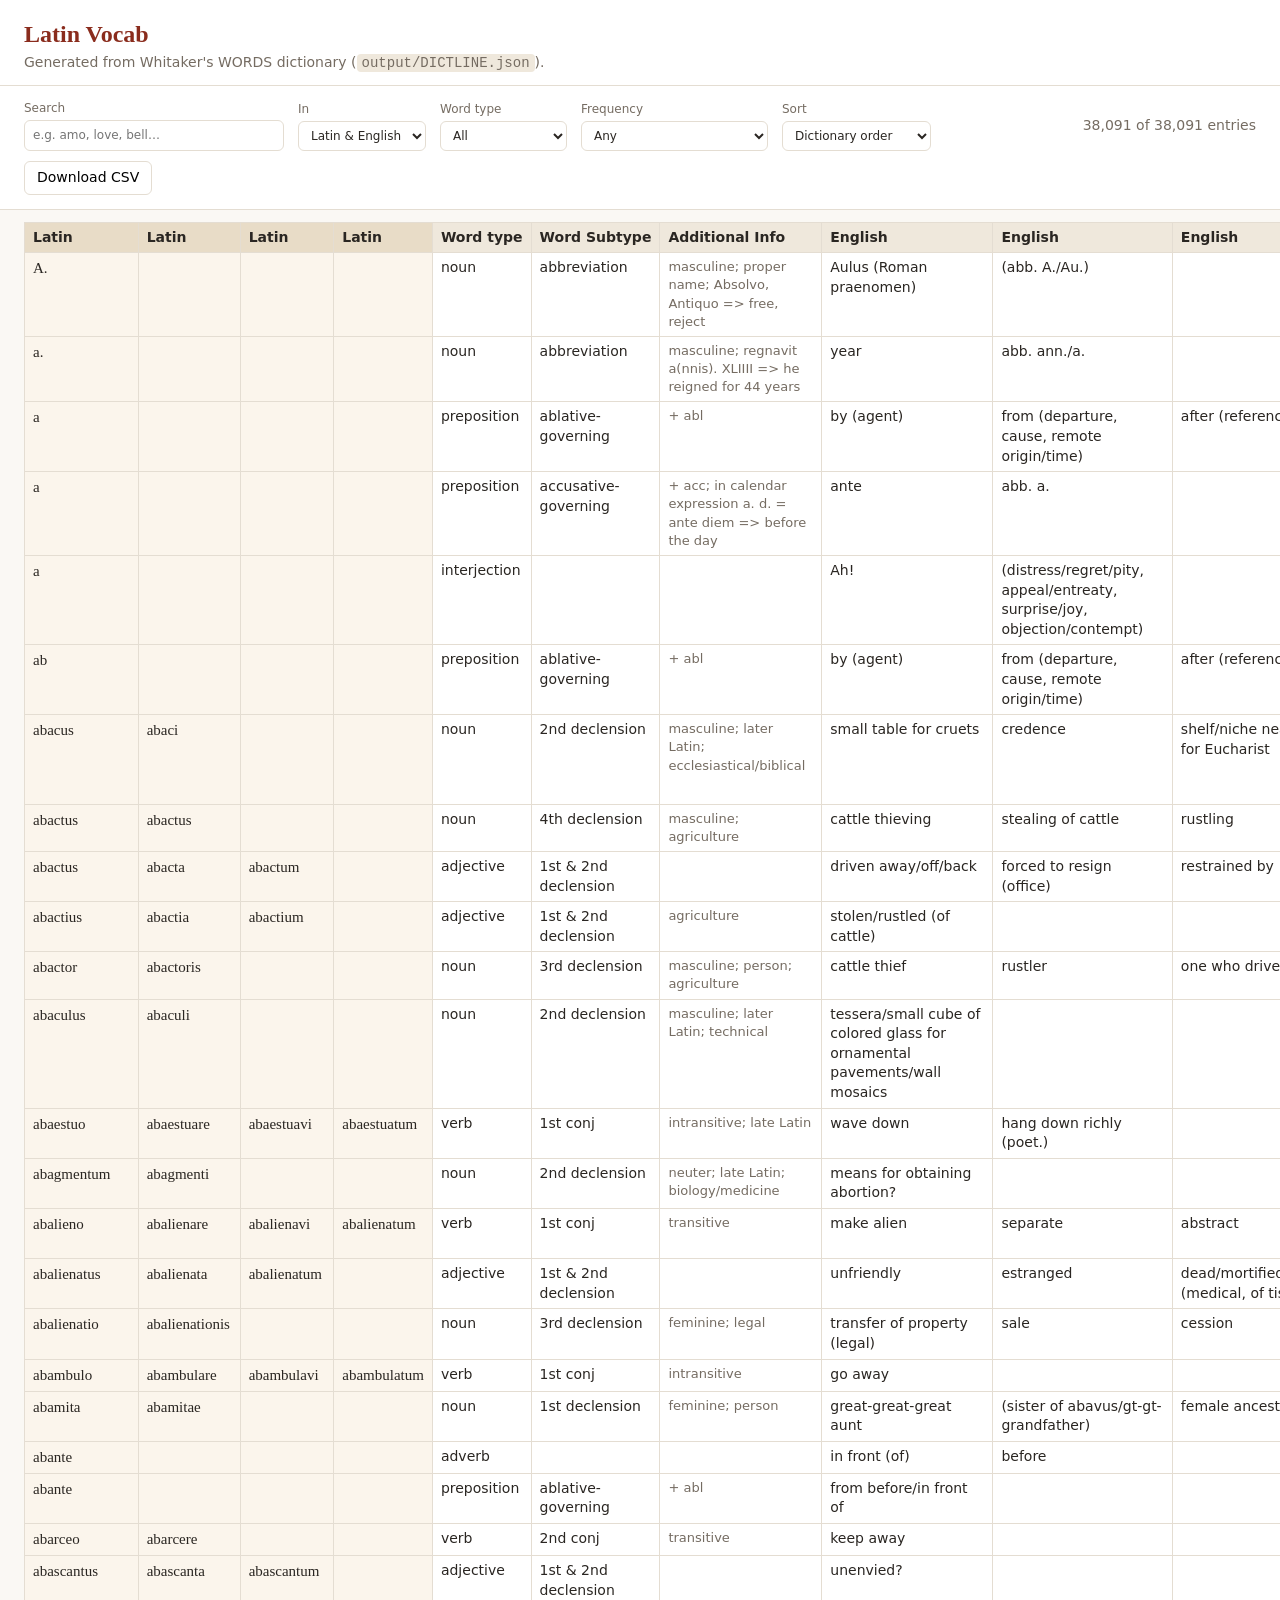
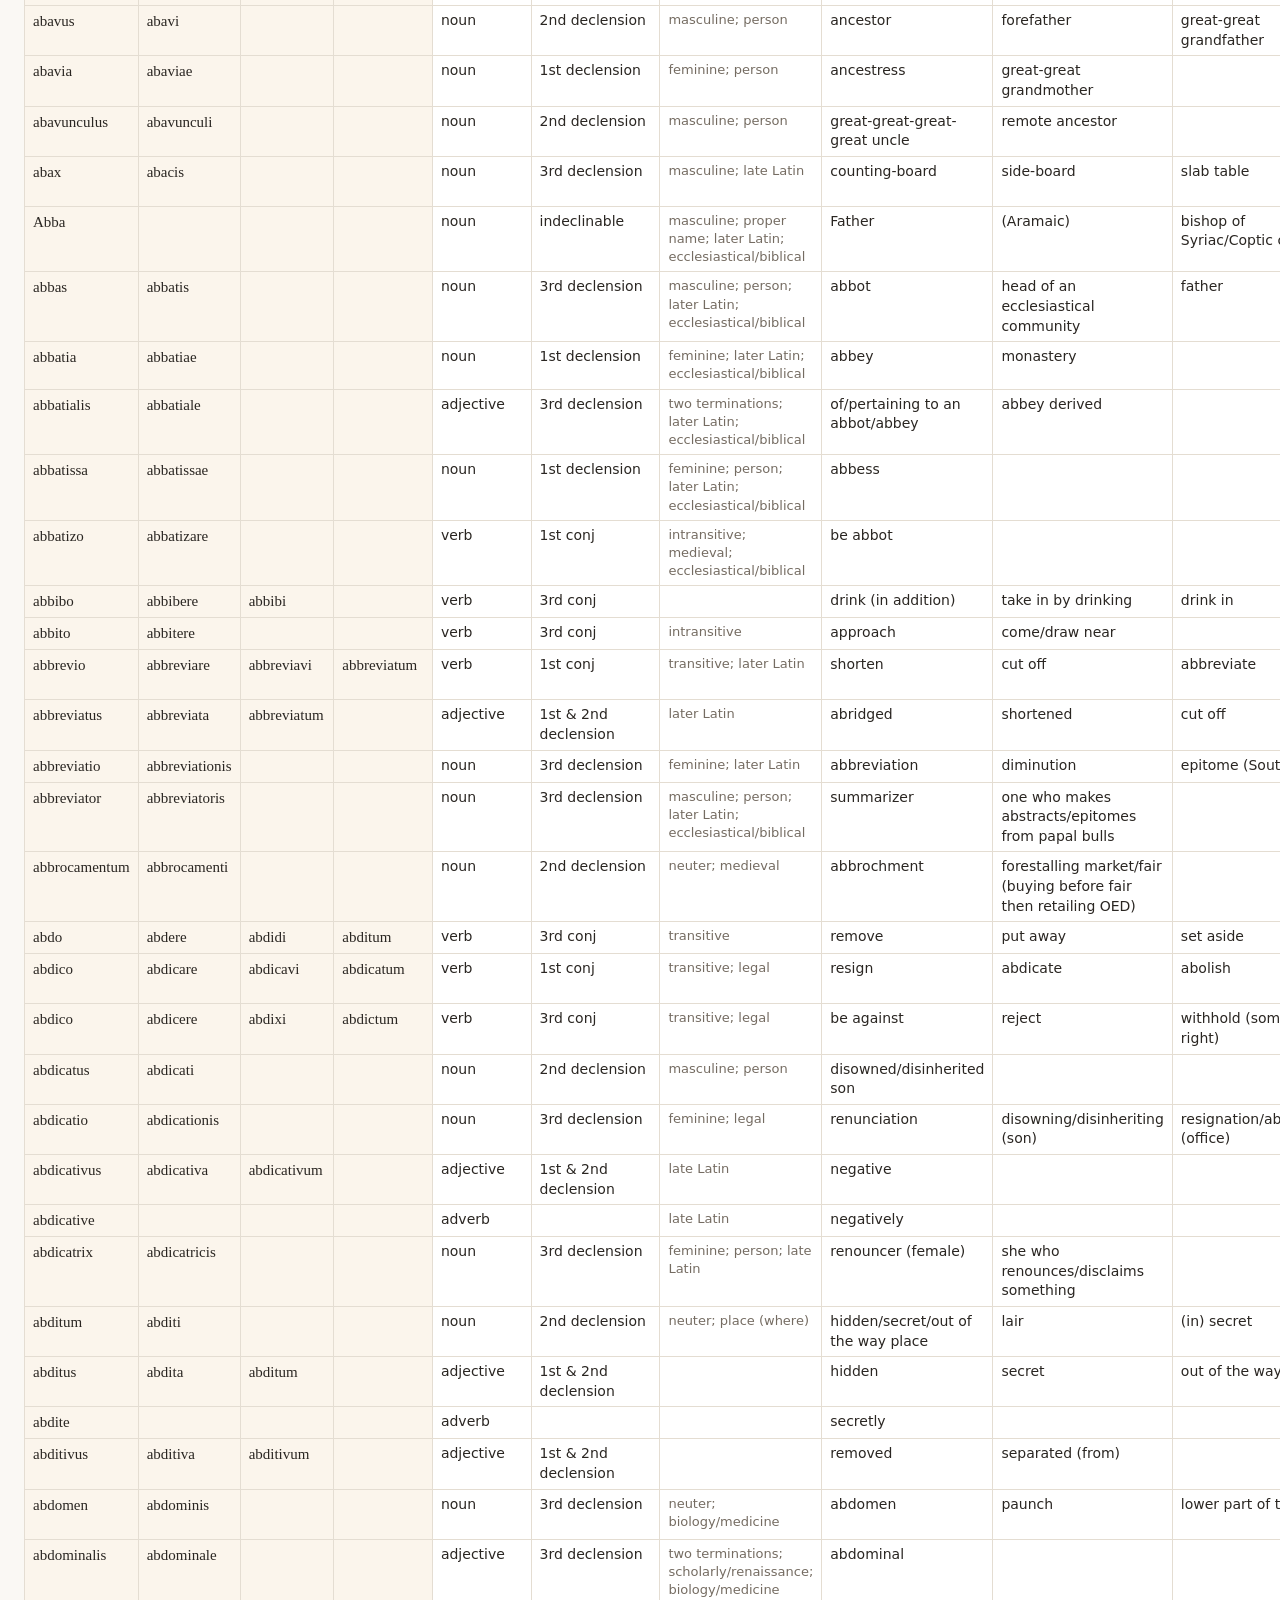
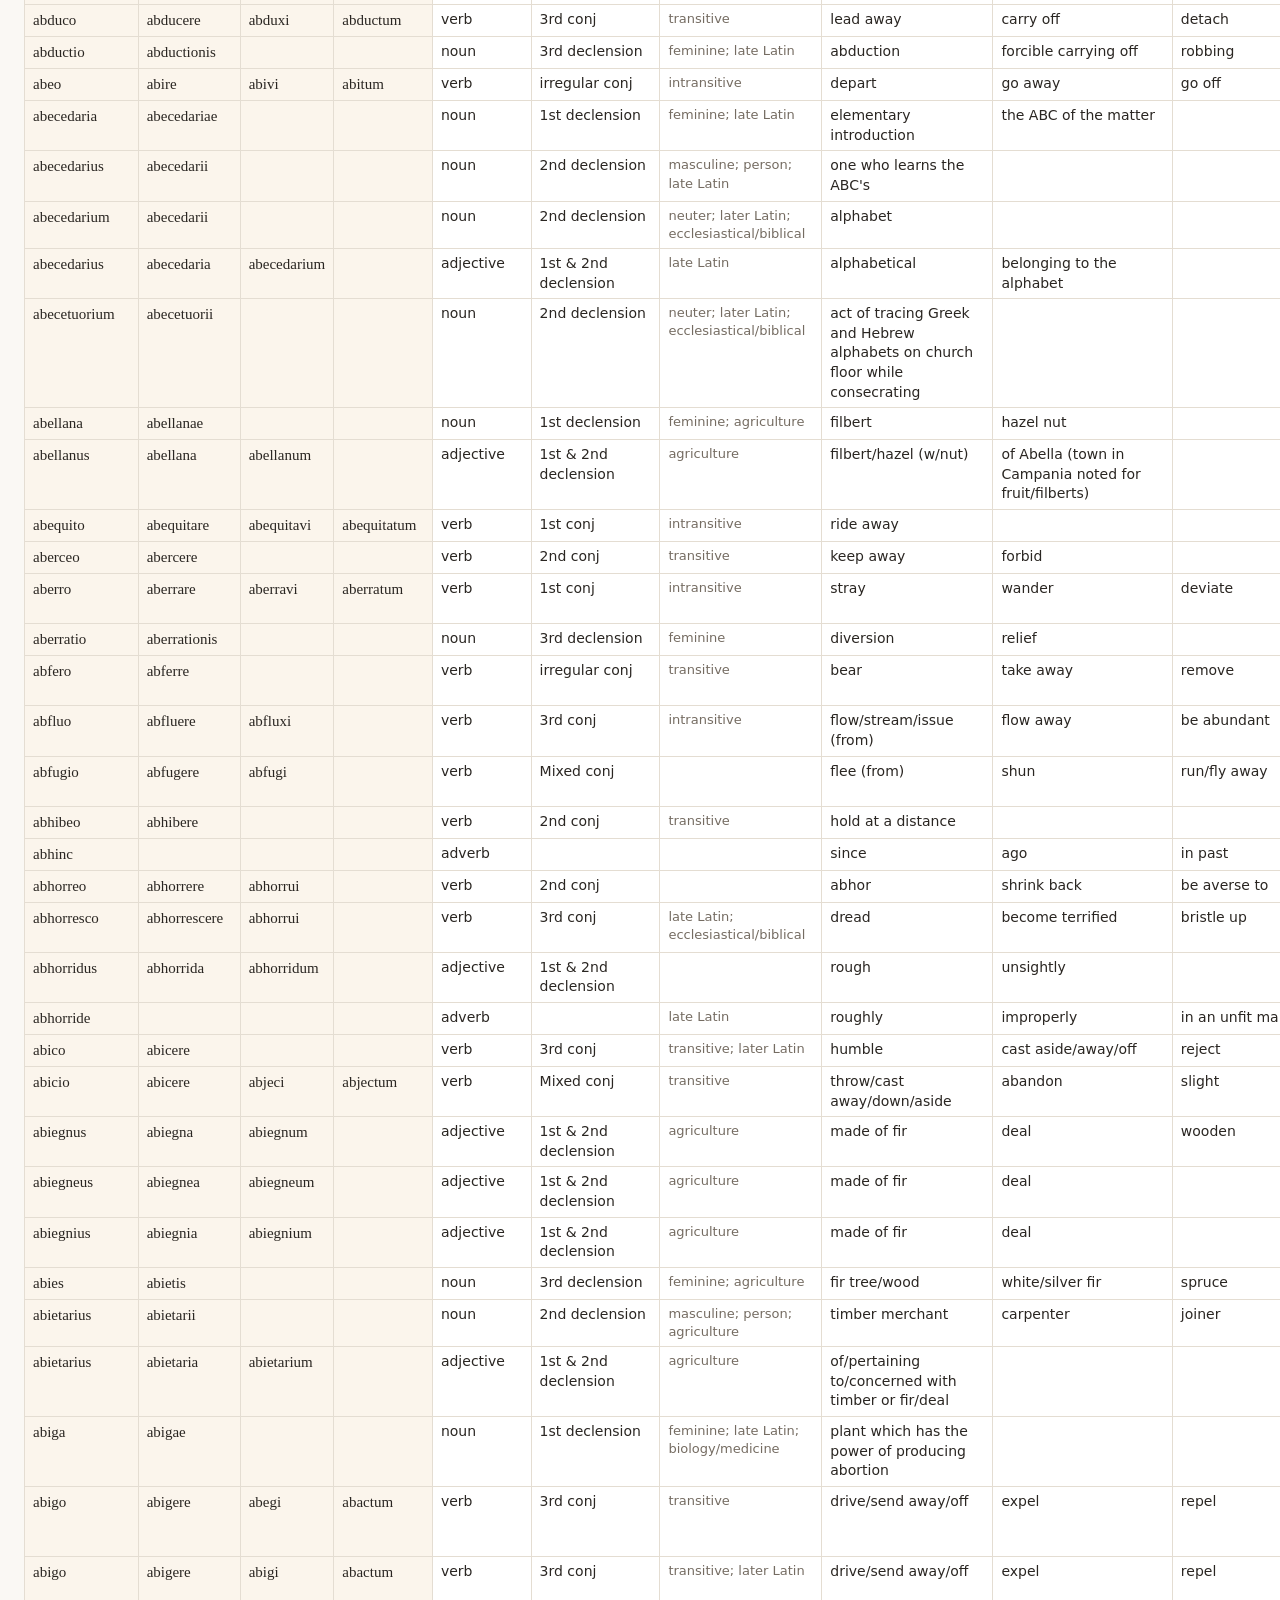
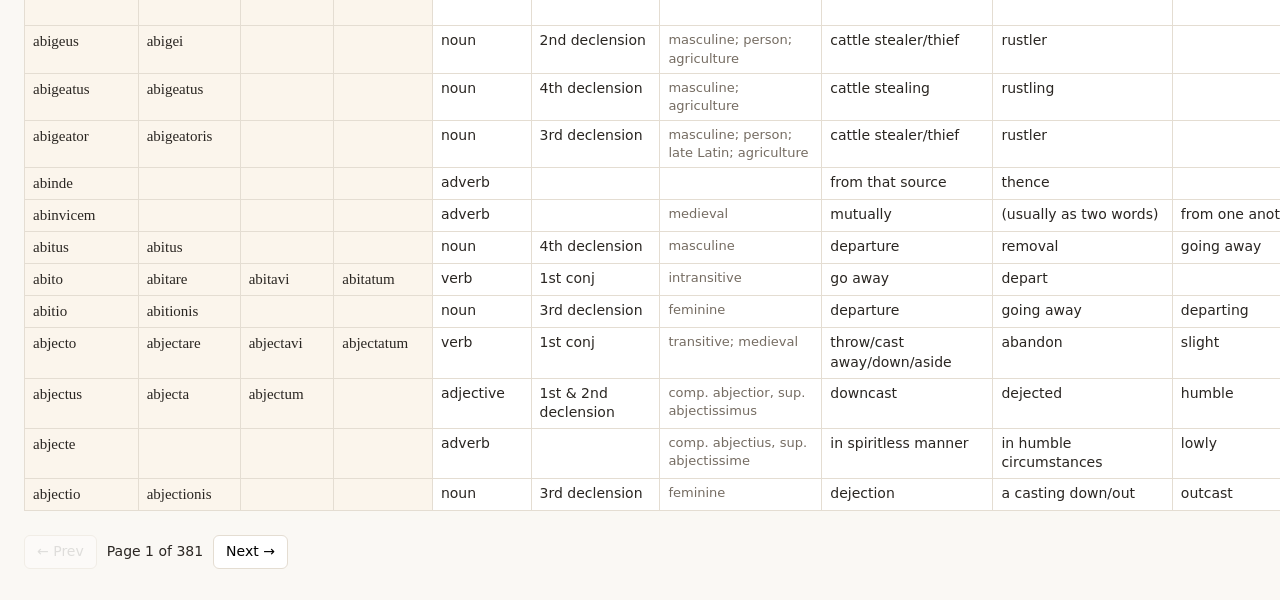
<file: index1.html>
<!DOCTYPE html>
<html lang="en">
<head>
  <meta charset="UTF-8">
  <meta name="viewport" content="width=device-width, initial-scale=1">
  <title>Latin Vocab</title>
  <style>
    :root {
      --bg: #faf8f4;
      --panel: #ffffff;
      --text: #2a2622;
      --muted: #756c62;
      --line: #e4ddd2;
      --head: #efe8dc;
      --accent: #8a2c1d;
      --latin-bg: #fbf5ec;
    }
    * { box-sizing: border-box; }
    body {
      margin: 0;
      background: var(--bg);
      color: var(--text);
      font: 14px/1.4 system-ui, -apple-system, "Segoe UI", sans-serif;
    }
    header {
      padding: 20px 24px 12px;
      border-bottom: 1px solid var(--line);
      background: var(--panel);
    }
    h1 {
      margin: 0 0 4px;
      font: 600 24px/1.2 Georgia, "Times New Roman", serif;
      color: var(--accent);
    }
    header p { margin: 0; color: var(--muted); }

    .controls {
      display: flex;
      flex-wrap: wrap;
      gap: 10px 14px;
      align-items: end;
      padding: 14px 24px;
      background: var(--panel);
      border-bottom: 1px solid var(--line);
      position: sticky;
      top: 0;
      z-index: 3;
    }
    .controls label { display: flex; flex-direction: column; gap: 3px; font-size: 12px; color: var(--muted); }
    input[type=search], select {
      font: inherit;
      padding: 6px 8px;
      border: 1px solid var(--line);
      border-radius: 6px;
      background: #fff;
      color: var(--text);
    }
    input[type=search] { width: 260px; }
    button {
      font: inherit;
      padding: 6px 12px;
      border: 1px solid var(--line);
      border-radius: 6px;
      background: #fff;
      cursor: pointer;
    }
    button:hover:not(:disabled) { border-color: var(--accent); color: var(--accent); }
    button:disabled { opacity: .4; cursor: default; }
    .spacer { flex: 1; }
    #count { color: var(--muted); align-self: center; }

    .table-wrap { overflow-x: auto; padding: 0 24px 16px; }
    table { border-collapse: collapse; margin-top: 12px; background: var(--panel); }
    th, td {
      border: 1px solid var(--line);
      padding: 5px 8px;
      text-align: left;
      vertical-align: top;
      max-width: 260px;
    }
    th { background: var(--head); font-weight: 600; white-space: nowrap; position: sticky; top: 0; }
    td.latin { background: var(--latin-bg); font-family: Georgia, "Times New Roman", serif; font-size: 15px; white-space: nowrap; }
    th.latin { background: #e8dcc7; }
    td.type { white-space: nowrap; }
    td.info { color: var(--muted); font-size: 13px; min-width: 140px; }
    td.english { min-width: 90px; }
    td.freq { text-align: center; font-weight: 600; cursor: help; }
    .f-A { color: #1f7a3a; } .f-B { color: #4b8a2a; } .f-C { color: #8a7a1f; }
    .f-D { color: #a0601f; } .f-E, .f-F, .f-I, .f-M, .f-N { color: #a33; }
    tbody tr:hover td { background: #f3ede2; }

    .pager { display: flex; gap: 10px; align-items: center; padding: 8px 24px 32px; }

    #loader { padding: 40px 24px; }
    #picker { margin-top: 12px; }
    code { background: var(--head); padding: 1px 5px; border-radius: 4px; }
  </style>
</head>
<body>
  <header>
    <h1>Latin Vocab</h1>
    <p>Generated from Whitaker's WORDS dictionary (<code>output/DICTLINE.json</code>).</p>
  </header>

  <div id="loader">
    <p id="status">Loading dictionary…</p>
    <div id="picker" hidden>
      <input type="file" id="file" accept=".json,application/json">
      <p>Or, from this folder, run <code>python -m http.server</code> and open <code>http://localhost:8000</code>.</p>
    </div>
  </div>

  <div id="app" hidden>
    <div class="controls">
      <label>Search
        <input type="search" id="search" placeholder="e.g. amo, love, bell…" autocomplete="off">
      </label>
      <label>In
        <select id="searchIn">
          <option value="all">Latin & English</option>
          <option value="latin">Latin only</option>
          <option value="english">English only</option>
        </select>
      </label>
      <label>Word type
        <select id="type"><option value="">All</option></select>
      </label>
      <label>Frequency
        <select id="freq">
          <option value="">Any</option>
          <option value="A">Very frequent only (A)</option>
          <option value="B">Frequent or higher (A–B)</option>
          <option value="C">Common or higher (A–C)</option>
          <option value="D">Lesser or higher (A–D)</option>
        </select>
      </label>
      <label>Sort
        <select id="sort">
          <option value="dict">Dictionary order</option>
          <option value="latin">Latin A–Z</option>
          <option value="freq">Most frequent first</option>
        </select>
      </label>
      <span class="spacer"></span>
      <span id="count"></span>
      <button id="csv" title="Download the filtered rows as a CSV that opens in Excel">Download CSV</button>
    </div>

    <div class="table-wrap">
      <table>
        <thead id="head"></thead>
        <tbody id="body"></tbody>
      </table>
    </div>

    <div class="pager">
      <button id="prev">← Prev</button>
      <span id="pageInfo"></span>
      <button id="next">Next →</button>
    </div>
  </div>

  <script src="app.js"></script>
</body>
</html>
</file>
<file: style.css>
/* Shared styles for every page of the site. */

:root {
  --bg: #faf8f4;
  --panel: #ffffff;
  --text: #2a2622;
  --muted: #6f665c;
  --line: #e4ddd2;
  --head: #efe8dc;
  --head-latin: #e8dcc7;
  --accent: #8a2c1d;
  --accent-hover: #6f2317;
  --on-accent: #ffffff;
  --latin-bg: #fbf5ec;
  --row-hover: #f3ede2;
  --ok: #1f7a3a;
  --f-a: #1f7a3a; --f-b: #4b8a2a; --f-c: #7d6e10; --f-d: #a0601f; --f-e: #a33;
  --serif: Georgia, "Times New Roman", serif;
  --sans: system-ui, -apple-system, "Segoe UI", sans-serif;
  --gutter: 24px;
  color-scheme: light;
}
@media (prefers-color-scheme: dark) {
  :root:not([data-theme="light"]) {
    --bg: #1b1815; --panel: #24201c; --text: #ece5da; --muted: #a89d90; --line: #3a332c;
    --head: #2f2924; --head-latin: #3a3029; --accent: #e07a5f; --accent-hover: #f0957c; --on-accent: #1b1815;
    --latin-bg: #2a241f; --row-hover: #322b25; --ok: #6cc78a;
    --f-a: #6cc78a; --f-b: #9ccb6a; --f-c: #d6c25a; --f-d: #e3a265; --f-e: #ec8a8a;
    color-scheme: dark;
  }
}
:root[data-theme="dark"] {
  --bg: #1b1815; --panel: #24201c; --text: #ece5da; --muted: #a89d90; --line: #3a332c;
  --head: #2f2924; --head-latin: #3a3029; --accent: #e07a5f; --accent-hover: #f0957c; --on-accent: #1b1815;
  --latin-bg: #2a241f; --row-hover: #322b25; --ok: #6cc78a;
  --f-a: #6cc78a; --f-b: #9ccb6a; --f-c: #d6c25a; --f-d: #e3a265; --f-e: #ec8a8a;
  color-scheme: dark;
}
@media (max-width: 640px) { :root { --gutter: 16px; } }

* { box-sizing: border-box; }
body {
  margin: 0;
  background: var(--bg);
  color: var(--text);
  font: 14px/1.45 var(--sans);
}
a { color: var(--accent); }
a:hover { color: var(--accent-hover); }
code { background: var(--head); padding: 1px 5px; border-radius: 4px; font-size: .92em; }
[hidden] { display: none !important; }

/* ---------- Site header / nav ---------- */

.site-nav {
  display: flex;
  flex-wrap: wrap;
  align-items: center;
  gap: 6px 18px;
  padding: 10px var(--gutter);
  background: var(--panel);
  border-bottom: 1px solid var(--line);
}
.brand {
  font: 600 18px/1.2 var(--serif);
  color: var(--accent);
  text-decoration: none;
  margin-right: auto;
}
.brand span { color: var(--muted); font-weight: 400; }
.site-nav ul { display: flex; flex-wrap: wrap; gap: 4px; margin: 0; padding: 0; list-style: none; }
.site-nav ul a {
  display: block;
  padding: 5px 10px;
  border-radius: 6px;
  color: var(--text);
  text-decoration: none;
}
.site-nav ul a:hover { background: var(--head); color: var(--accent); }
.site-nav ul a[aria-current="page"] { background: var(--accent); color: var(--on-accent); }

.page-head { padding: 18px var(--gutter) 12px; border-bottom: 1px solid var(--line); background: var(--panel); }
.page-head h1 { margin: 0 0 4px; font: 600 24px/1.2 var(--serif); color: var(--accent); }
.page-head p { margin: 0; color: var(--muted); max-width: 900px; }

.site-foot {
  padding: 20px var(--gutter) 32px;
  color: var(--muted);
  font-size: 13px;
  border-top: 1px solid var(--line);
  margin-top: 24px;
}

/* ---------- Form controls ---------- */

input[type=search], select {
  font: inherit;
  padding: 6px 8px;
  border: 1px solid var(--line);
  border-radius: 6px;
  background: var(--panel);
  color: var(--text);
  max-width: 100%;
}
button {
  font: inherit;
  padding: 6px 12px;
  border: 1px solid var(--line);
  border-radius: 6px;
  background: var(--panel);
  color: var(--text);
  cursor: pointer;
}
button:hover:not(:disabled) { border-color: var(--accent); color: var(--accent); }
button:disabled { opacity: .4; cursor: default; }
button.primary, #copy { background: var(--accent); border-color: var(--accent); color: var(--on-accent); font-weight: 600; }
button.primary:hover, #copy:hover { background: var(--accent-hover); color: var(--on-accent); }

/* ---------- Table pages ---------- */

.controls {
  display: flex;
  flex-wrap: wrap;
  gap: 10px 14px;
  align-items: end;
  padding: 14px var(--gutter);
  background: var(--panel);
  border-bottom: 1px solid var(--line);
  position: sticky;
  top: 0;
  z-index: 3;
}
.controls label { display: flex; flex-direction: column; gap: 3px; font-size: 12px; color: var(--muted); }
.controls input[type=search] { width: 260px; }
.spacer { flex: 1; }
#count { color: var(--muted); align-self: center; }

.pages { display: flex; flex-wrap: wrap; gap: 8px; align-items: center; padding: 12px var(--gutter) 0; }
.pages button.active { background: var(--accent); border-color: var(--accent); color: var(--on-accent); }
#copyMsg { color: var(--ok); font-weight: 600; }
.hint { color: var(--muted); font-size: 13px; }
p.hint { padding: 4px var(--gutter) 0; margin: 0; }

.table-wrap { overflow-x: auto; padding: 0 var(--gutter) 16px; }
table { border-collapse: collapse; margin-top: 12px; background: var(--panel); }
th, td {
  border: 1px solid var(--line);
  padding: 5px 8px;
  text-align: left;
  vertical-align: top;
  max-width: 260px;
}
th { background: var(--head); font-weight: 600; white-space: nowrap; position: sticky; top: 0; }
td.latin { background: var(--latin-bg); font-family: var(--serif); font-size: 15px; white-space: nowrap; }
th.latin { background: var(--head-latin); }
td.type { white-space: nowrap; }
td.info { color: var(--muted); font-size: 13px; min-width: 140px; }
td.english { min-width: 90px; }
td.freq { text-align: center; font-weight: 600; cursor: help; }
td.freq-text { font-weight: 600; }
td.senses { min-width: 320px; max-width: 480px; }
.f-A { color: var(--f-a); } .f-B { color: var(--f-b); } .f-C { color: var(--f-c); }
.f-D { color: var(--f-d); } .f-E, .f-F, .f-I, .f-M, .f-N { color: var(--f-e); }
tbody tr:hover td { background: var(--row-hover); }

.pager { display: flex; gap: 10px; align-items: center; padding: 8px var(--gutter) 32px; }

#loader { padding: 40px var(--gutter); }
#picker { margin-top: 12px; }

/* ---------- Text pages (home, guide) ---------- */

.prose { max-width: 920px; margin: 0 auto; padding: 8px var(--gutter) 24px; font-size: 15px; line-height: 1.6; }
.prose h2 { font: 600 22px/1.25 var(--serif); color: var(--accent); margin: 36px 0 8px; }
.prose h3 { font-size: 16px; margin: 24px 0 6px; }
.prose table { margin: 10px 0 16px; font-size: 14px; width: 100%; }
.prose th, .prose td { max-width: none; }
.prose th { position: static; white-space: normal; }
.prose .scroll { overflow-x: auto; }
.prose td:first-child code, .prose td.code { white-space: nowrap; }
.note {
  border-left: 4px solid var(--accent);
  background: var(--panel);
  padding: 10px 14px;
  border-radius: 0 6px 6px 0;
  margin: 14px 0;
}

.toc { background: var(--panel); border: 1px solid var(--line); border-radius: 8px; padding: 12px 18px; margin: 18px 0; }
.toc ol { margin: 6px 0 0; padding-left: 20px; columns: 2 240px; }

.hero { padding: 48px var(--gutter) 36px; text-align: center; background: var(--panel); border-bottom: 1px solid var(--line); }
.hero h1 { font: 600 clamp(30px, 6vw, 46px)/1.1 var(--serif); color: var(--accent); margin: 0 0 10px; }
.hero .lede { max-width: 640px; margin: 0 auto 22px; color: var(--muted); font-size: 16px; }
.quick-search { display: flex; gap: 8px; justify-content: center; flex-wrap: wrap; }
.quick-search input { width: min(420px, 100%); padding: 10px 12px; font-size: 16px; }
.quick-search button { padding: 10px 18px; font-size: 16px; }
.examples { margin-top: 10px; color: var(--muted); font-size: 13px; }

.stats { display: flex; justify-content: center; flex-wrap: wrap; gap: 12px 40px; margin-top: 28px; }
.stats div { text-align: center; }
.stats strong { display: block; font: 600 26px/1.1 var(--serif); color: var(--text); }
.stats span { color: var(--muted); font-size: 13px; }

.cards { display: grid; grid-template-columns: repeat(auto-fit, minmax(240px, 1fr)); gap: 16px; margin: 20px 0; }
.card {
  display: flex;
  flex-direction: column;
  background: var(--panel);
  border: 1px solid var(--line);
  border-radius: 10px;
  padding: 18px;
  color: var(--text);
  text-decoration: none;
  transition: border-color .15s, transform .15s;
}
.card:hover { border-color: var(--accent); color: var(--text); transform: translateY(-2px); }
.card h3 { margin: 0 0 6px; font: 600 19px/1.2 var(--serif); color: var(--accent); }
.card p { margin: 0 0 12px; color: var(--muted); font-size: 14px; line-height: 1.5; flex: 1; }
.card .go { font-weight: 600; color: var(--accent); font-size: 14px; }

.sample td.latin { white-space: nowrap; }
</file>
